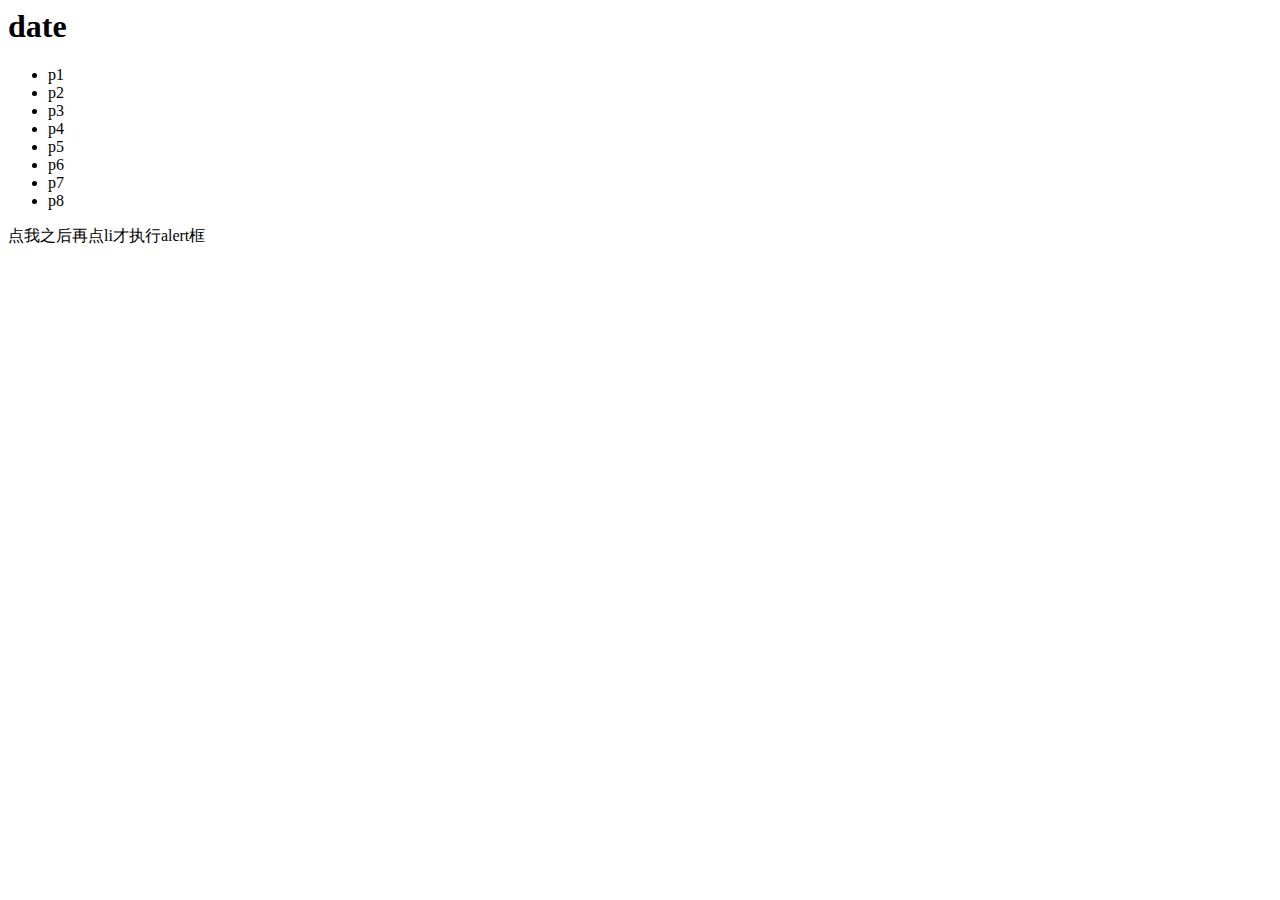
<file: 2019212212253 郎怡嘉 实验三/index.html>
<html>

<head>
    <!-- <link href="css/index.css" rel="stylesheet"> -->
</head>

<body>
    <div class="m-box">
        <h1>date</h1>
        <ul id="list">
            <li class="m-item" id="p1" onclick="changeColor()">p1</li>
            <li class="m-item" id="p2" onclick="changeDate()">p2</li>
            <li class="m-item" id="p3" onclick="addClass()">p3</li>
            <li class="m-item" id="p4" onclick="deleteItem()">p4</li>
            <li class="m-item" id="p5" onclick="newWindow()">p5</li>
            <li class="m-item" id="p6" onclick="newPoint()">p6</li>
            <li class="m-item" id="p7" onclick="changeWidth()">p7</li>
            <li class="m-item" id="p8">p8</li>
        </ul>
        <p id="alert" onclick="onAlert()">点我之后再点li才执行alert框</p>
    </div>

    <script src="js/index.js"></script>
</body>

</html>
</file>
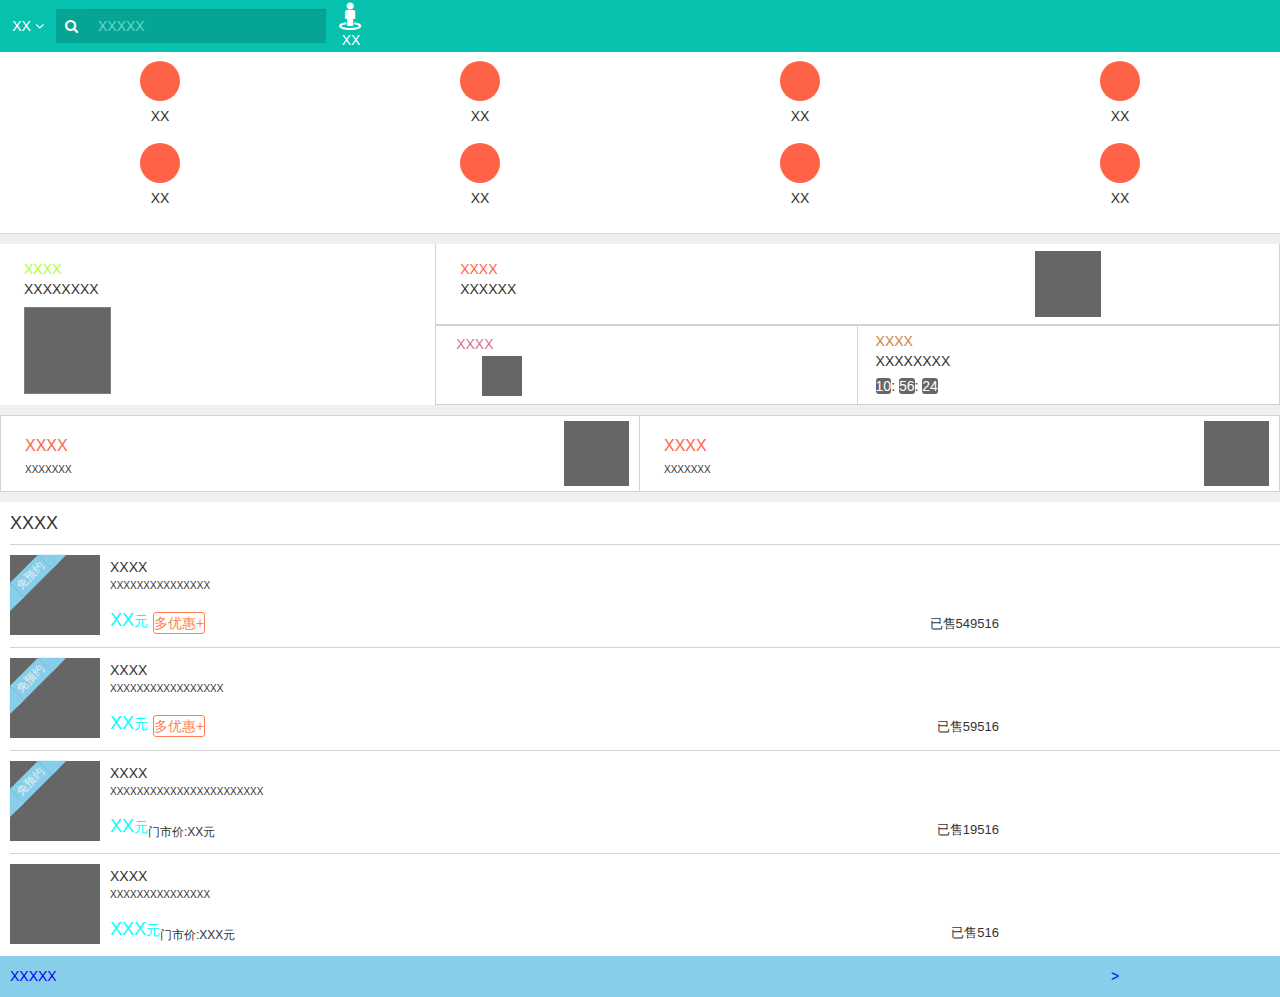
<file: 2019212212253 郎怡嘉 实验九/index.html>
<!DOCTYPE html>
<html lang="en">

<head>
    <meta charset="UTF-8">
    <meta http-equiv="X-UA-Compatible" content="IE=edge">
    <meta name="viewport" content="width=device-width, initial-scale=1.0 user-scalable=no">
    <script src="https://cdn.staticfile.org/jquery/1.10.2/jquery.min.js"></script>
    <link href="https://maxcdn.bootstrapcdn.com/bootstrap/3.3.7/css/bootstrap.min.css" rel="stylesheet">
    <script src="https://stackpath.bootstrapcdn.com/bootstrap/3.4.1/js/bootstrap.min.js" integrity="sha384-aJ21OjlMXNL5UyIl/XNwTMqvzeRMZH2w8c5cRVpzpU8Y5bApTppSuUkhZXN0VxHd" crossorigin="anonymous"></script>
    <link href="https://cdn.bootcdn.net/ajax/libs/normalize/8.0.1/normalize.css" rel="stylesheet">
    <link href="https://cdn.bootcdn.net/ajax/libs/normalize/8.0.1/normalize.min.css" rel="stylesheet">
    <link rel="stylesheet" href="css/font-awesome.min.css">
    <link rel="stylesheet" href="css/font-awesome.css">
    <link rel="stylesheet" href="css/index.css">
    <title>bootstrap</title>
</head>

<body>
    <div class="g-main">
        <!-- <img src="images/e09-1.png" alt=""> -->
        <div class="m-header">
            <div class="u-left">XX <i class="fa fa-angle-down"></i></div>
            <div class="u-input"><i class="fa fa-search"></i><input type="email" class="form-control" placeholder="XXXXX"></div>
            <div class="u-right">
                <i class="fa fa-street-view fa-2x"></i>
                <div>XX</div>
            </div>
        </div>
        <div class="m-nav">
            <li>
                <div class="u-cicle"></div>
                <div>XX</div>
            </li>
            <li>
                <div class="u-cicle"></div>
                <div>XX</div>
            </li>
            <li>
                <div class="u-cicle"></div>
                <div>XX</div>
            </li>
            <li>
                <div class="u-cicle"></div>
                <div>XX</div>
            </li>
            <li>
                <div class="u-cicle"></div>
                <div>XX</div>
            </li>
            <li>
                <div class="u-cicle"></div>
                <div>XX</div>
            </li>
            <li>
                <div class="u-cicle"></div>
                <div>XX</div>
            </li>
            <li>
                <div class="u-cicle"></div>
                <div>XX</div>
            </li>
        </div>
        <div class="m-item">
            <div class="m-left">
                <div class="u-line1">XXXX</div>
                <div class="u-line2">XXXXXXXX</div>
                <div class="u-div"></div>
            </div>
            <div class="m-right">
                <div class="m-line1">
                    <div class="m-left">
                        <div class="u-line1">XXXX</div>
                        <div class="u-line2">XXXXXX</div>
                    </div>
                    <div class="m-rightt">
                        <div class="u-div"></div>
                    </div>
                </div>
                <div class="m-line2">
                    <div class="m-left">
                        <p>XXXX</p>
                        <div></div>
                    </div>
                    <div class="m-right">
                        <div class="u-line1">XXXX</div>
                        <span>XXXXXXXX</span>
                        <div class="m-time">
                            <span>10</span>:
                            <span>56</span>:
                            <span>24</span>
                        </div>
                    </div>
                </div>
            </div>
        </div>
        <div class="m-mid">
            <div>
                <span>XXXX</span>
                <i>XXXXXXX</i>
                <em></em>
            </div>
            <div>
                <span>XXXX</span>
                <i>XXXXXXX</i>
                <em></em>
            </div>
        </div>
        <div class="m-main">
            <div class="u-nav">XXXX</div>
            <div class="m-it">
                <div class="m-left">
                    <div class="m-info">
                        <div class="u-box1"></div>
                        <div class="u-info">免预约</div>
                        <div class="u-box2"></div>
                    </div>
                </div>
                <div class="m-right">
                    <span>XXXX</span>
                    <i>XXXXXXXXXXXXXXX</i>
                    <div class="m-line3">
                        <div class="u-it1">
                            <span>XX</span>元
                        </div>
                        <div class="u-it2">
                            多优惠+
                        </div>
                        <div class="u-it3">已售549516</div>
                    </div>
                </div>
            </div>
            <div class="m-it">
                <div class="m-left">
                    <div class="m-info">
                        <div class="u-box1"></div>
                        <div class="u-info">免预约</div>
                        <div class="u-box2"></div>
                    </div>
                </div>
                <div class="m-right">
                    <span>XXXX</span>
                    <i>XXXXXXXXXXXXXXXXX</i>
                    <div class="m-line3">
                        <div class="u-it1">
                            <span>XX</span>元
                        </div>
                        <div class="u-it2">
                            多优惠+
                        </div>
                        <div class="u-it3">已售59516</div>
                    </div>
                </div>
            </div>
            <div class="m-it">
                <div class="m-left">
                    <div class="m-info">
                        <div class="u-box1"></div>
                        <div class="u-info">免预约</div>
                        <div class="u-box2"></div>
                    </div>
                </div>
                <div class="m-right">
                    <span>XXXX</span>
                    <i>XXXXXXXXXXXXXXXXXXXXXXX</i>
                    <div class="m-line3">
                        <div class="u-it1">
                            <span>XX</span>元
                        </div>
                        <i>门市价:XX元</i>
                        <div class="u-it3">已售19516</div>
                    </div>
                </div>
            </div>
            <div class="m-it">
                <div class="m-left"></div>
                <div class="m-right">
                    <span>XXXX</span>
                    <i>XXXXXXXXXXXXXXX</i>
                    <div class="m-line3">
                        <div class="u-it1">
                            <span>XXX</span>元
                        </div>
                        <i>门市价:XXX元</i>
                        <div class="u-it3">已售516</div>
                    </div>
                </div>
            </div>

        </div>
        <div class="m-foot">XXXXX</div>
    </div>
</body>

</html>
</file>
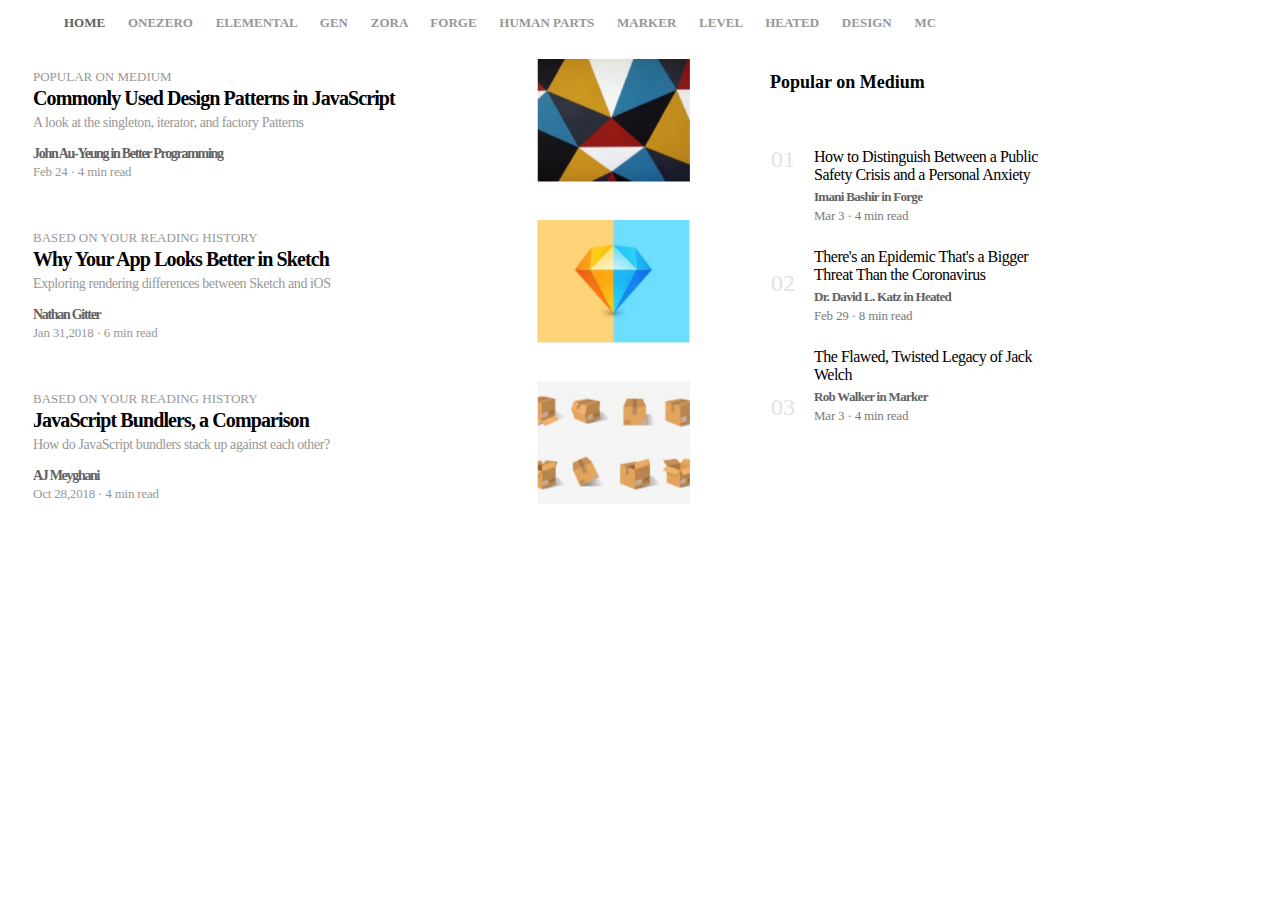
<file: 2019212212253 郎怡嘉 实验二/index.html>
<!DOCTYPE html>

<head>
    <title>work2</title>
    <link href="css/style.css" rel="stylesheet">
</head>

<body>
    <div id="background"></div>
    <header>
        <span class="item">HOME</span>
        <span class="item">ONEZERO</span>
        <span class="item">ELEMENTAL</span>
        <span class="item">GEN</span>
        <span class="item">ZORA</span>
        <span class="item">FORGE</span>
        <span class="item">HUMAN PARTS</span>
        <span class="item">MARKER</span>
        <span class="item">LEVEL</span>
        <span class="item">HEATED</span>
        <span class="item">DESIGN</span>
        <span class="item">MC</span>
    </header>
    <list id="left">
        <li>
            <p class="first">POPULAR ON MEDIUM</p>
            <p class="second">Commonly Used Design Patterns in JavaScript</p>
            <p class="third">A look at the singleton, iterator, and factory Patterns</p>
            <p class="forth">John Au-Yeung in Better Programming</p>
            <p class="fifth">Feb 24 · 4 min read</p>
            <img src="images/pic1.png">
        </li>
        <li class="move">
            <p class="first">BASED ON YOUR READING HISTORY</p>
            <p class="second">Why Your App Looks Better in Sketch</p>
            <p class="third">Exploring rendering differences between Sketch and iOS</p>
            <p class="forth">Nathan Gitter</p>
            <p class="fifth">Jan 31,2018 · 6 min read</p>
            <img src="images/pic2.png">
        </li>
        <li class="move">
            <p class="first">BASED ON YOUR READING HISTORY</p>
            <p class="second">JavaScript Bundlers, a Comparison</p>
            <p class="third">How do JavaScript bundlers stack up against each other?</p>
            <p class="forth">AJ Meyghani</p>
            <p class="fifth">Oct 28,2018 · 4 min read</p>
            <img src="images/pic3.png">
        </li>
    </list>
    <div id="right">
        <p id="head">Popular on Medium</p>
        <list id="right_list">
            <li>
                <p class="r_first">How to Distinguish Between a Public Safety Crisis and a Personal Anxiety</p>
                <p class="r_second">Imani Bashir in Forge</p>
                <p class="r_third">Mar 3 · 4 min read</p>
            </li>
            <li class="r_move">
                <p class="r_first">There's an Epidemic That's a Bigger Threat Than the Coronavirus</p>
                <p class="r_second">Dr. David L. Katz in Heated</p>
                <p class="r_third">Feb 29 · 8 min read</p>
            </li>
            <li class="r_move">
                <p class="r_first">The Flawed, Twisted Legacy of Jack Welch</p>
                <p class="r_second">Rob Walker in Marker</p>
                <p class="r_third">Mar 3 · 4 min read</p>
            </li>
        </list>
        <list id="number">
            <li>01</li>
            <li>02</li>
            <li>03</li>
        </list>
    </div>
</body>

</html>
</file>
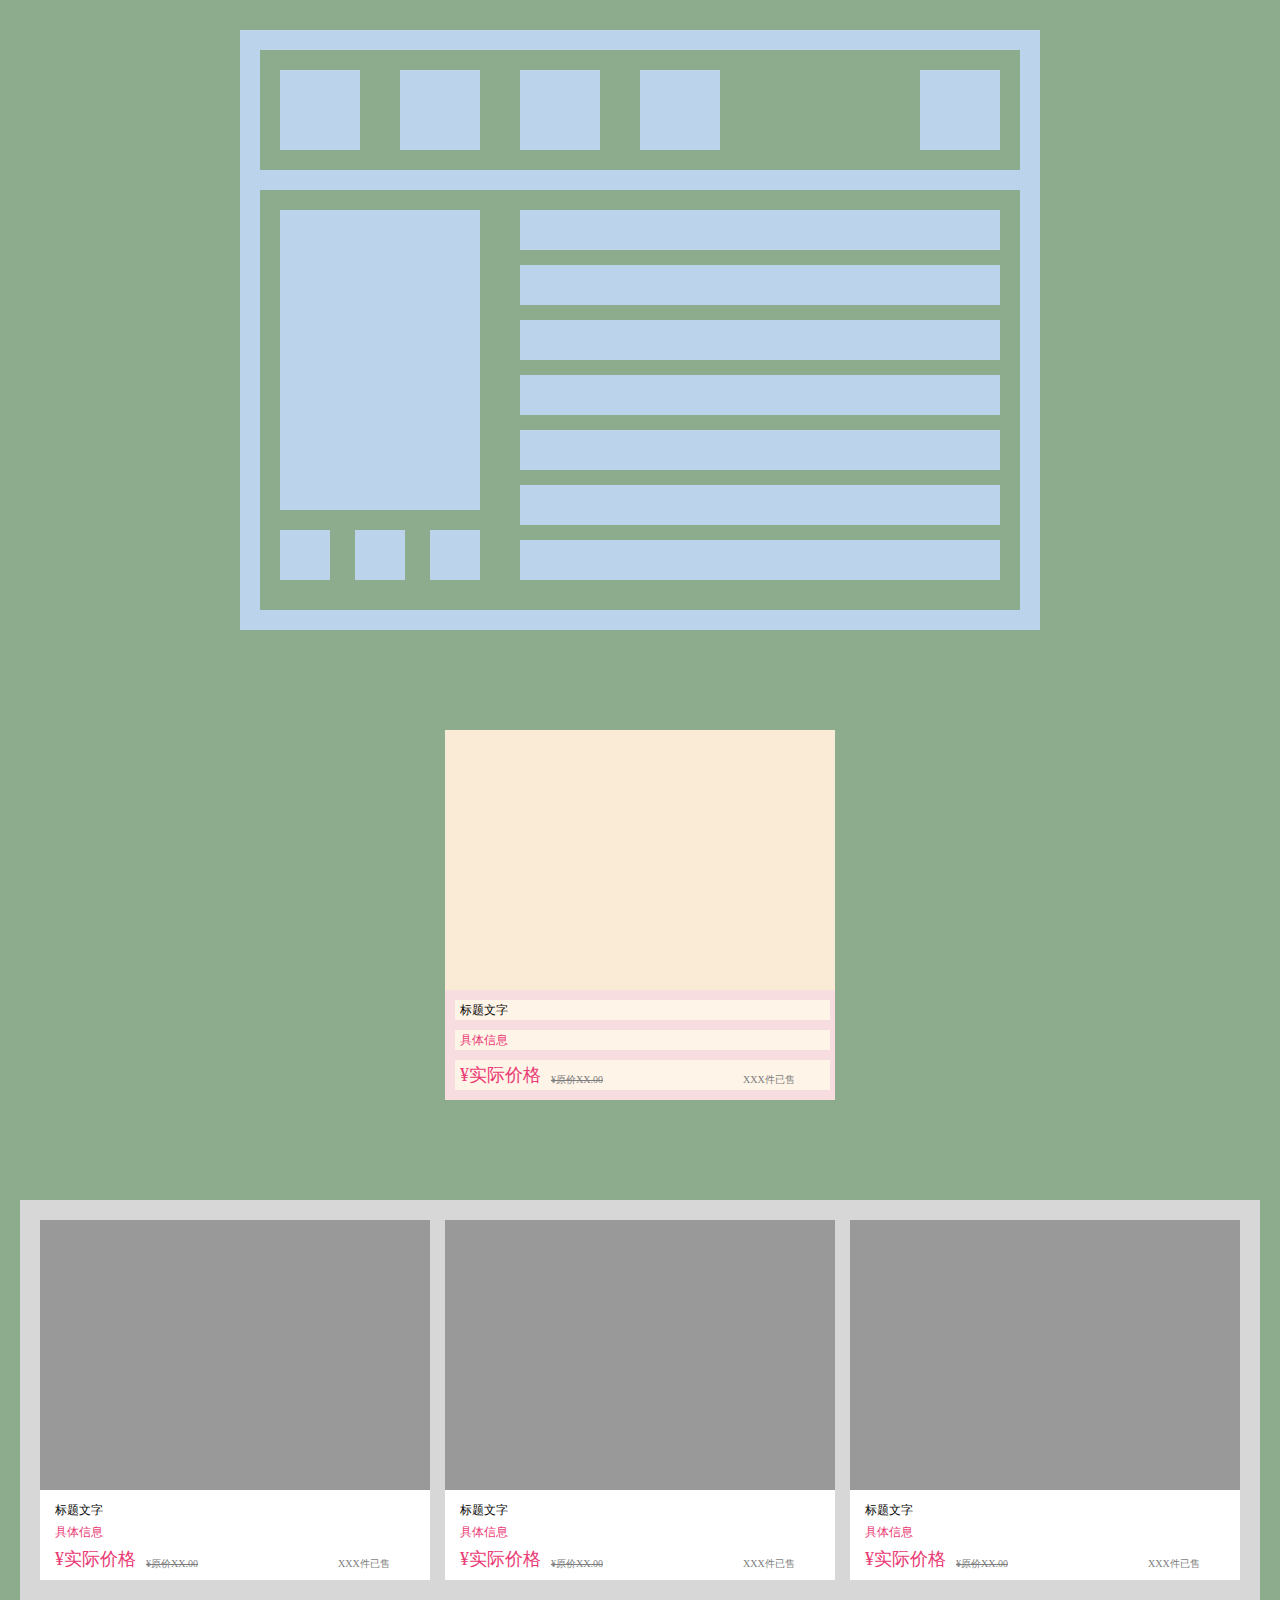
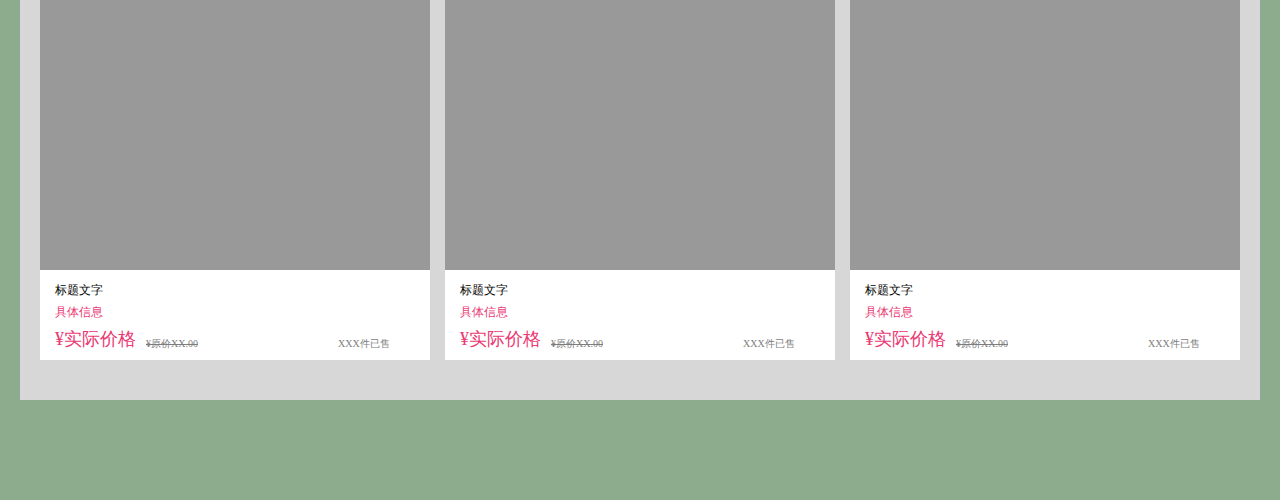
<file: 2019212212253 郎怡嘉 实验六/index.html>
<!DOCTYPE html>

<head>
    <title>Document</title>
    <link href="css/style.css" rel=stylesheet>
</head>

<body>
    <div class="g-index">
        <div class="m-hd">
            <li></li>
            <li></li>
            <li></li>
            <li></li>
            <i></i>
            <li></li>
        </div>
        <div class="m-bd">
            <div class="m-lf">
                <div id="box"></div>
                <div class="m-lf_ft">
                    <li></li>
                    <li></li>
                    <li></li>
                </div>
            </div>
            <div class="m-rt">
                <li></li>
                <li></li>
                <li></li>
                <li></li>
                <li></li>
                <li></li>
                <li></li>
            </div>
        </div>
    </div>
    <div class="t-index">
        <div class="t-main">
            <div class="img"></div>
            <div class="t-bd">
                <li>标题文字</li>
                <li>具体信息</li>
                <li>¥实际价格<span id="t-bd_lf">¥原价XX.00</span><span id="t-bd_rt">XXX件已售</span></li>
            </div>
        </div>
    </div>
    <div class="b-index">
        <div class="t-main">
            <div class="img"></div>
            <div class="t-bd">
                <li>标题文字</li>
                <li>具体信息</li>
                <li>¥实际价格<span id="t-bd_lf">¥原价XX.00</span><span id="t-bd_rt">XXX件已售</span></li>
            </div>
        </div>

        <div class="t-main">
            <div class="img"></div>
            <div class="t-bd">
                <li>标题文字</li>
                <li>具体信息</li>
                <li>¥实际价格<span id="t-bd_lf">¥原价XX.00</span><span id="t-bd_rt">XXX件已售</span></li>
            </div>
        </div>

        <div class="t-main">
            <div class="img"></div>
            <div class="t-bd">
                <li>标题文字</li>
                <li>具体信息</li>
                <li>¥实际价格<span id="t-bd_lf">¥原价XX.00</span><span id="t-bd_rt">XXX件已售</span></li>
            </div>
        </div>

        <div class="t-main">
            <div class="img"></div>
            <div class="t-bd">
                <li>标题文字</li>
                <li>具体信息</li>
                <li>¥实际价格<span id="t-bd_lf">¥原价XX.00</span><span id="t-bd_rt">XXX件已售</span></li>
            </div>
        </div>

        <div class="t-main">
            <div class="img"></div>
            <div class="t-bd">
                <li>标题文字</li>
                <li>具体信息</li>
                <li>¥实际价格<span id="t-bd_lf">¥原价XX.00</span><span id="t-bd_rt">XXX件已售</span></li>
            </div>
        </div>

        <div class="t-main">
            <div class="img"></div>
            <div class="t-bd">
                <li>标题文字</li>
                <li>具体信息</li>
                <li>¥实际价格<span id="t-bd_lf">¥原价XX.00</span><span id="t-bd_rt">XXX件已售</span></li>
            </div>
        </div>
    </div>
</body>

</html>
</file>
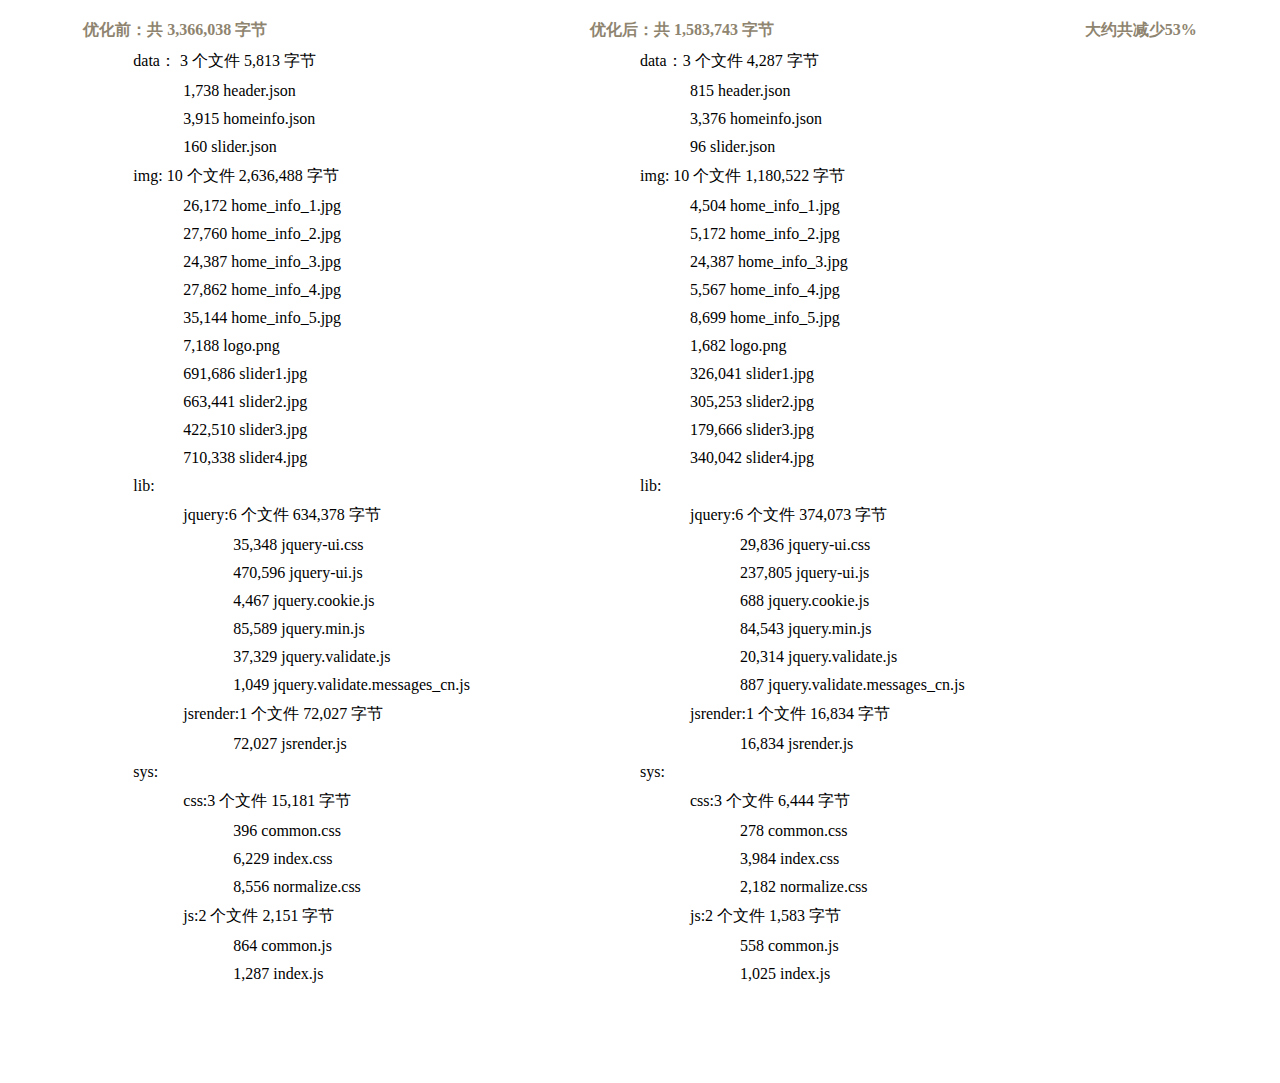
<file: 2019212212253 郎怡嘉 实验十二/index.html>
<!DOCTYPE html>
<html lang="en">

<head>
    <meta charset="UTF-8">
    <meta http-equiv="X-UA-Compatible" content="IE=edge">
    <meta name="viewport" content="width=device-width, initial-scale=1.0">
    <link href="css/index.css" rel=stylesheet>
    <title>Document</title>
</head>

<body>
    <div class="g-index">
        <div class="g-left">
            <div class="title">优化前：共 3,366,038 字节</div>
            <ul>
                <li>
                    data： 3 个文件 5,813 字节
                    <ul>
                        <li>1,738 header.json</li>
                        <li>3,915 homeinfo.json</li>
                        <li>160 slider.json</li>
                    </ul>
                </li>
                <li>
                    img: 10 个文件 2,636,488 字节
                    <ul>
                        <li>26,172 home_info_1.jpg</li>
                        <li>27,760 home_info_2.jpg</li>
                        <li>24,387 home_info_3.jpg</li>
                        <li>27,862 home_info_4.jpg</li>
                        <li>35,144 home_info_5.jpg</li>
                        <li>7,188 logo.png</li>
                        <li>691,686 slider1.jpg</li>
                        <li>663,441 slider2.jpg</li>
                        <li>422,510 slider3.jpg</li>
                        <li>710,338 slider4.jpg</li>
                    </ul>
                </li>
                <li>
                    lib:
                    <ul>
                        <li>jquery:6 个文件 634,378 字节
                            <ul>
                                <li>35,348 jquery-ui.css</li>
                                <li>470,596 jquery-ui.js</li>
                                <li>4,467 jquery.cookie.js</li>
                                <li>85,589 jquery.min.js</li>
                                <li>37,329 jquery.validate.js</li>
                                <li>1,049 jquery.validate.messages_cn.js</li>
                            </ul>

                        </li>
                        <li>jsrender:1 个文件 72,027 字节
                            <ul>
                                <li>
                                    72,027 jsrender.js
                                </li>
                            </ul>
                        </li>
                    </ul>

                </li>
                <li>
                    sys:
                    <ul>
                        <li>css:3 个文件 15,181 字节
                            <ul>
                                <li>396 common.css</li>
                                <li>6,229 index.css</li>
                                <li>8,556 normalize.css</li>
                            </ul>
                        </li>
                        <li>js:2 个文件 2,151 字节
                            <ul>
                                <li>864 common.js</li>
                                <li>1,287 index.js</li>
                            </ul>
                        </li>
                    </ul>
                </li>
            </ul>
        </div>
        <div class="g-right">
            <div class="title">优化后：共 1,583,743 字节</div>
            <ul>
                <li>
                    data：3 个文件 4,287 字节
                    <ul>
                        <li>815 header.json</li>
                        <li>3,376 homeinfo.json</li>
                        <li>96 slider.json</li>
                    </ul>
                </li>
                <li>
                    img: 10 个文件 1,180,522 字节
                    <ul>
                        <li>4,504 home_info_1.jpg</li>
                        <li>5,172 home_info_2.jpg</li>
                        <li>24,387 home_info_3.jpg</li>
                        <li>5,567 home_info_4.jpg</li>
                        <li>8,699 home_info_5.jpg</li>
                        <li>1,682 logo.png</li>
                        <li>326,041 slider1.jpg</li>
                        <li>305,253 slider2.jpg</li>
                        <li>179,666 slider3.jpg</li>
                        <li>340,042 slider4.jpg</li>
                    </ul>
                </li>
                <li>
                    lib:
                    <ul>
                        <li>jquery:6 个文件 374,073 字节
                            <ul>
                                <li>29,836 jquery-ui.css</li>
                                <li>237,805 jquery-ui.js</li>
                                <li>688 jquery.cookie.js</li>
                                <li>84,543 jquery.min.js</li>
                                <li>20,314 jquery.validate.js</li>
                                <li>887 jquery.validate.messages_cn.js</li>
                            </ul>

                        </li>
                        <li>jsrender:1 个文件 16,834 字节
                            <ul>
                                <li>
                                    16,834 jsrender.js
                                </li>
                            </ul>
                        </li>
                    </ul>

                </li>
                <li>
                    sys:
                    <ul>
                        <li>css:3 个文件 6,444 字节
                            <ul>
                                <li>278 common.css</li>
                                <li>3,984 index.css</li>
                                <li>2,182 normalize.css</li>
                            </ul>
                        </li>
                        <li>js:2 个文件 1,583 字节
                            <ul>
                                <li>558 common.js</li>
                                <li>1,025 index.js</li>
                            </ul>
                        </li>
                    </ul>
                </li>
            </ul>
        </div>
        <div class="title">
            大约共减少53%
        </div>
    </div>

</body>

</html>
</file>
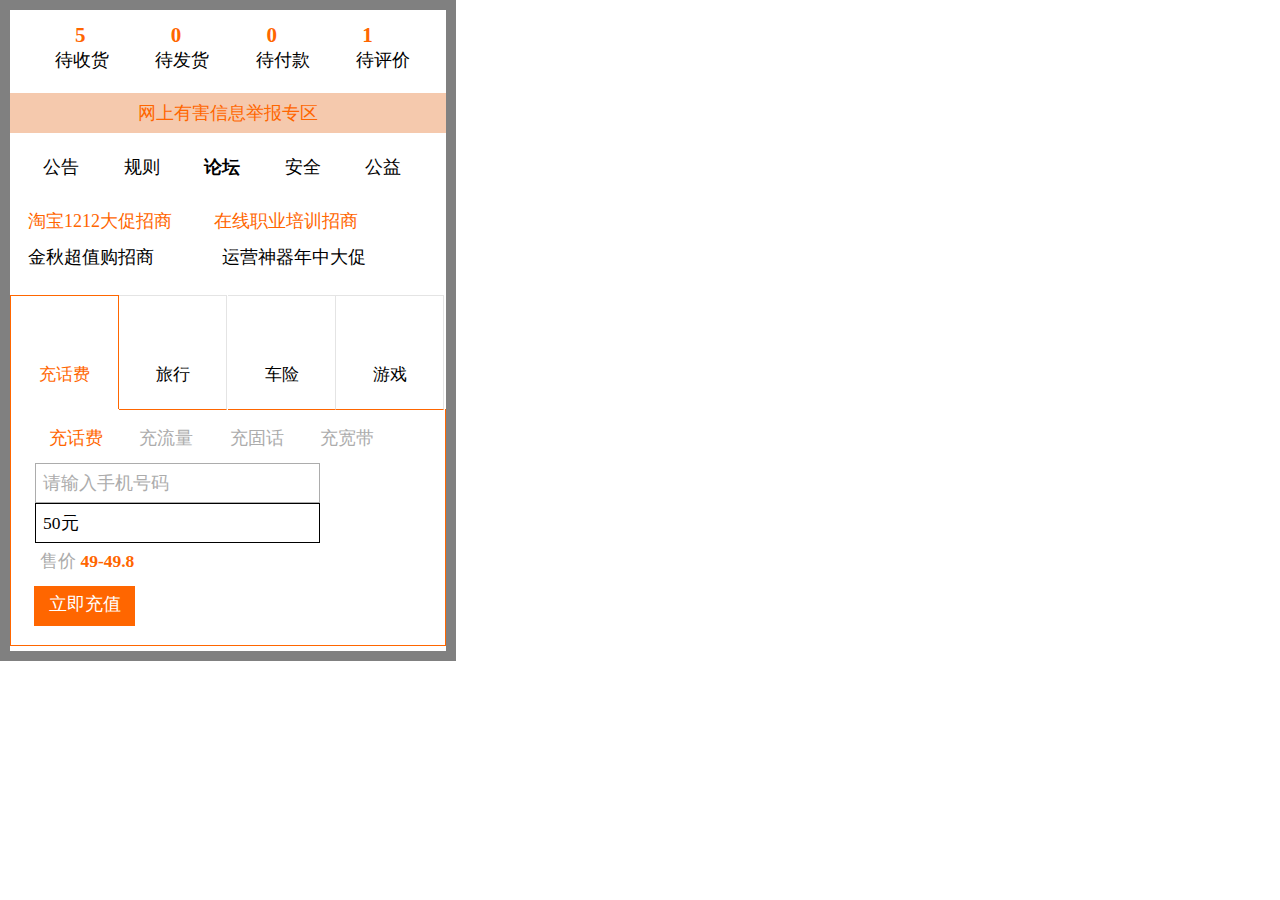
<file: 2019212212253 郎怡嘉 实验四/index.html>
<!DOCTYPE html>

<head>
    <title>Document</title>
    <link href="css/style.css" rel=stylesheet>
</head>

<body>
    <div id="back"></div>
    <div id="total">
        <div id="number">
            <span class="number-item">5</span>
            <span class="number-item">0</span>
            <span class="number-item">0</span>
            <span class="number-item">1</span>
        </div>
        <div id="head">
            <span class="head-item">待收货</span>
            <span class="head-item">待发货</span>
            <span class="head-item">待付款</span>
            <span class="head-item">待评价</span>
        </div>
        <div id="inside">网上有害信息举报专区</div>
        <div id="title">
            <span class="i-item">公告</span>
            <span class="i-item">规则</span>
            <span class="i-item">论坛</span>
            <span class="i-item">安全</span>
            <span class="i-item">公益</span>
        </div>
        <div id="orange">
            <span class="o-item">淘宝1212大促招商</span>
            <span class="o-item">在线职业培训招商</span>
        </div>
        <div id="content">
            <span class="c-item">金秋超值购招商</span>
            <span class="c-item">运营神器年中大促</span>
        </div>
        <!-- <div id="pic">
            <span class="p-item">充话费</span>
            <span class="p-item">旅行</span>
            <span class="p-item">车险</span>
            <span class="p-item">游戏</span>
        </div> -->
        <div class="border" id="b1">充话费</div>
        <div class="border" id="b2">旅行</div>
        <div class="border" id="b3">车险</div>
        <div class="border" id="b4">游戏</div>
        <div id="price">
            <div id="price_name">
                <span class="p-item">充话费</span>
                <span class="p-item">充流量</span>
                <span class="p-item">充固话</span>
                <span class="p-item">充宽带</span>
            </div>
            <ul id="price_table">
                <li>请输入手机号码</li>
                <li>50元</li>
            </ul>
            <div id="price_number">售价 <span class="color">49-49.8</span></div>
            <div id="button">立即充值</div>
        </div>
    </div>

</body>

</html>
</file>
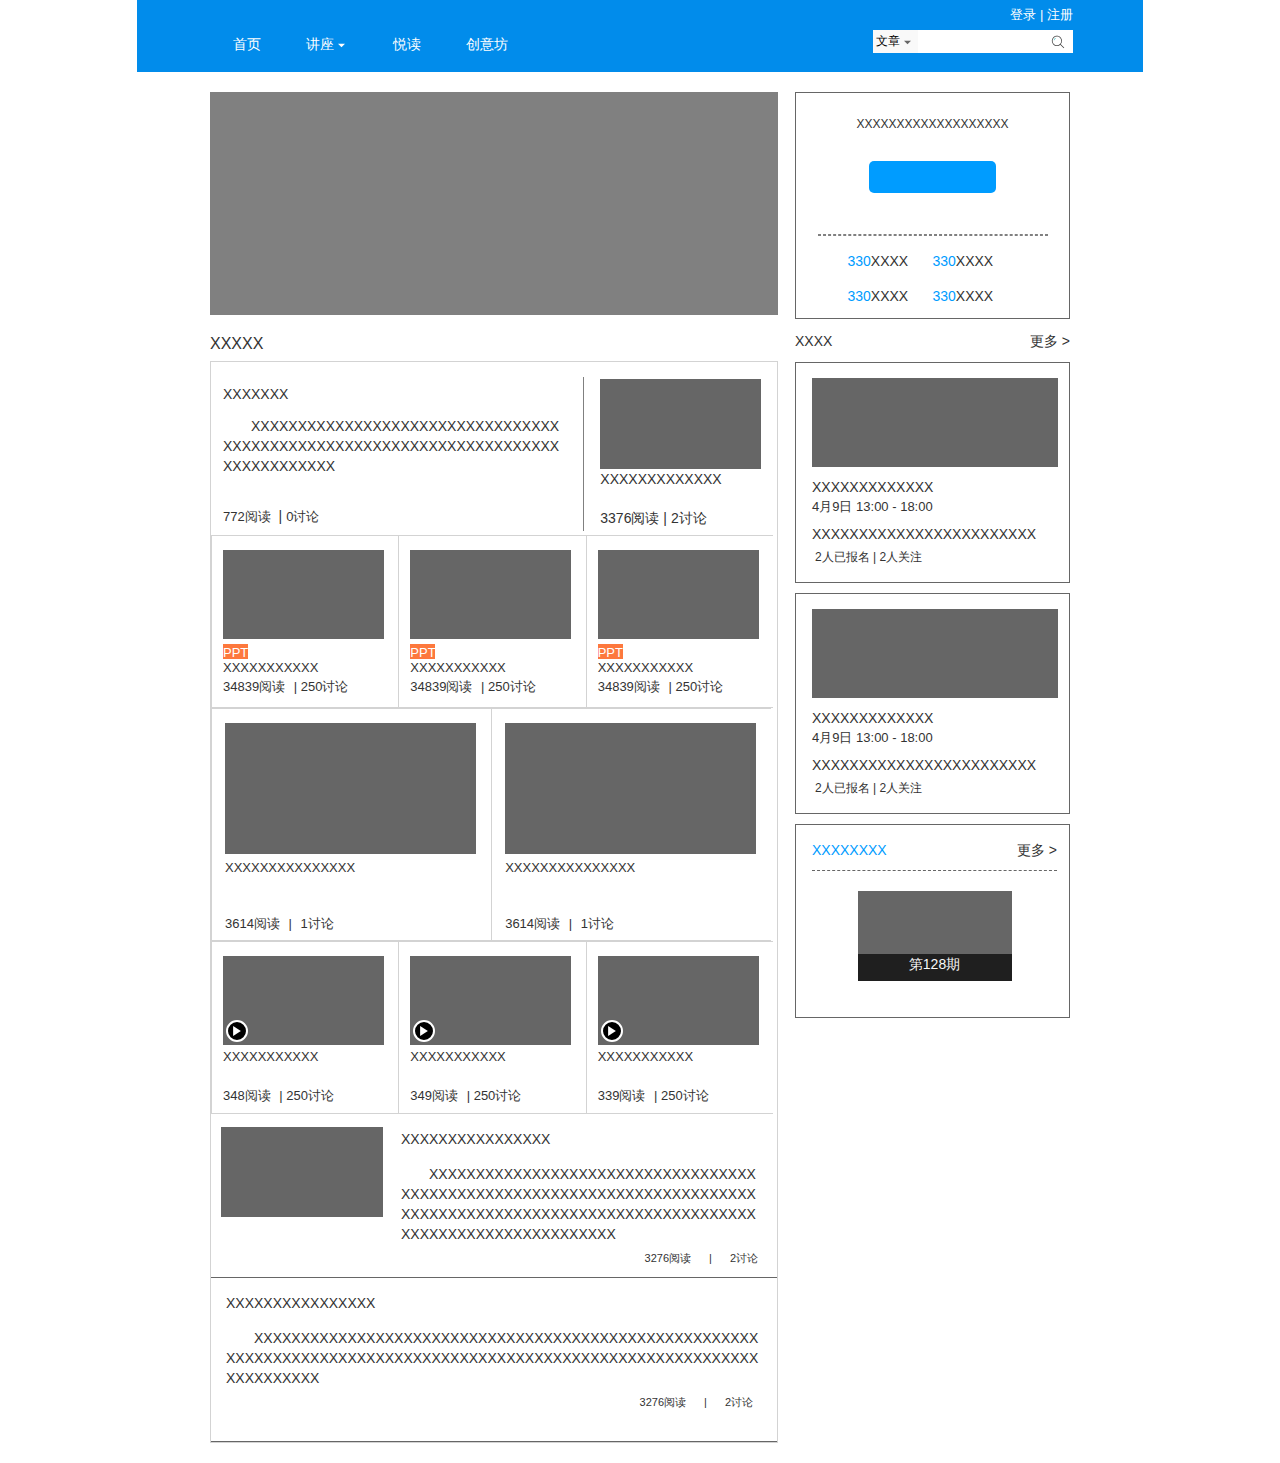
<file: 2019212212253 郎怡嘉 实验九/pc.html>
<!DOCTYPE html>
<html lang="en">

<head>
    <meta charset="UTF-8">
    <meta http-equiv="X-UA-Compatible" content="IE=edge">
    <meta name="viewport" content="width=device-width, initial-scale=1.0 user-scalable=no">
    <script src="https://cdn.staticfile.org/jquery/1.10.2/jquery.min.js"></script>
    <link href="https://maxcdn.bootstrapcdn.com/bootstrap/3.3.7/css/bootstrap.min.css" rel="stylesheet">
    <script src="https://stackpath.bootstrapcdn.com/bootstrap/3.4.1/js/bootstrap.min.js" integrity="sha384-aJ21OjlMXNL5UyIl/XNwTMqvzeRMZH2w8c5cRVpzpU8Y5bApTppSuUkhZXN0VxHd" crossorigin="anonymous"></script>
    <link href="https://cdn.bootcdn.net/ajax/libs/normalize/8.0.1/normalize.css" rel="stylesheet">
    <link href="https://cdn.bootcdn.net/ajax/libs/normalize/8.0.1/normalize.min.css" rel="stylesheet">
    <link rel="stylesheet" href="css/font-awesome.min.css">
    <link rel="stylesheet" href="css/font-awesome.css">
    <link rel="stylesheet" href="css/pc.css">
    <title>pc</title>
</head>

<body>
    <div class="g-main">
        <!-- <img src="images/e09-2.png" alt=""> -->
        <div class="m-nav">
            <div class="m-log">登录 | 注册</div>
            <div class="m-navs">
                <li>
                    <div class="u-item">首页</div>
                </li>
                <li>
                    <div class="u-item">讲座<svg t="1620223540372" class="icon" viewBox="0 0 1024 1024" version="1.1" xmlns="http://www.w3.org/2000/svg" p-id="2042" width="15" height="15"><path d="M750.331 457.203l-238.576 238.087-238.087-238.576z" p-id="2043" fill="#ffffff"></path></svg></div>
                </li>
                <li>
                    <div class="u-item">悦读</div>
                </li>
                <li>
                    <div class="u-item">创意坊</div>
                </li>
                <div class="m-search">
                    <div class="u-info">文章<svg t="1620223540372" class="icon" viewBox="0 0 1024 1024" version="1.1" xmlns="http://www.w3.org/2000/svg" p-id="2042" width="15" height="15"><path d="M750.331 457.203l-238.576 238.087-238.087-238.576z" p-id="2043" fill="#666"></path></svg></div>
                    <div class="u-search"><svg t="1620224002571" class="icon" viewBox="0 0 1024 1024" version="1.1" xmlns="http://www.w3.org/2000/svg" p-id="2862" width="20" height="20"><path d="M455.68 235.52c59.392 0 114.688 22.528 155.648 64.512 41.984 41.984 64.512 97.28 64.512 155.648s-22.528 114.688-64.512 155.648S515.072 675.84 455.68 675.84s-114.688-22.528-155.648-64.512c-41.984-41.984-64.512-97.28-64.512-155.648s22.528-114.688 64.512-155.648S396.288 235.52 455.68 235.52m0-40.96c-66.56 0-134.144 25.6-184.32 76.8-102.4 102.4-102.4 267.264 0 368.64 51.2 51.2 117.76 76.8 184.32 76.8s134.144-25.6 184.32-76.8c102.4-102.4 102.4-267.264 0-368.64-51.2-51.2-117.76-76.8-184.32-76.8z" fill="#444444" p-id="2863"></path><path d="M311.296 428.032h-3.072c-8.192-2.048-12.288-9.216-11.264-17.408 6.144-25.6 19.456-50.176 37.888-68.608 12.288-12.288 27.648-22.528 44.032-29.696 7.168-3.072 15.36 0 19.456 7.168 3.072 7.168 0 15.36-7.168 19.456-13.312 6.144-24.576 13.312-34.816 23.552-15.36 15.36-25.6 33.792-30.72 55.296-2.048 5.12-8.192 10.24-14.336 10.24z" fill="#32B8BD" p-id="2864"></path><path d="M794.624 823.296L613.376 642.048c-8.192-8.192-8.192-20.48 0-28.672s20.48-8.192 28.672 0l181.248 181.248c8.192 8.192 8.192 20.48 0 28.672-8.192 8.192-20.48 8.192-28.672 0z" fill="#444444" p-id="2865"></path></svg></div>
                </div>
            </div>
        </div>
        <div class="m-main">
            <div class="m-left">
                <div class="u-l1"></div>
                <div class="u-text">XXXXX</div>
                <div class="m-ma">
                    <div class="m-l1">
                        <div class="m-le">
                            <h5>XXXXXXX</h5>
                            <p>XXXXXXXXXXXXXXXXXXXXXXXXXXXXXXXXXXXXXXXXXXXXXXXXXXXXXXXXXXXXXXXXXXXXXXXXXXXXXXXXX</p>
                            <div><span>772阅读</span> | <span>0讨论</span></div>
                        </div>
                        <div class="m-ri">
                            <div class="u-it"> </div>
                            <p>XXXXXXXXXXXXX</p>
                            <div><span>3376阅读</span> | <span>2讨论</span></div>
                        </div>
                    </div>
                    <div class="m-l2">
                        <div class="m-item">
                            <div class="u-it"></div>
                            <div class="u-ppt">
                                PPT
                            </div>
                            <div class="u-content">XXXXXXXXXXX</div>
                            <div><span>34839阅读</span> | <span>250讨论</span></div>
                        </div>
                        <div class="m-item">
                            <div class="u-it"></div>
                            <div class="u-ppt">
                                PPT
                            </div>
                            <div class="u-content">XXXXXXXXXXX</div>
                            <div><span>34839阅读</span> | <span>250讨论</span></div>
                        </div>
                        <div class="m-item">
                            <div class="u-it"></div>
                            <div class="u-ppt">
                                PPT
                            </div>
                            <div class="u-content">XXXXXXXXXXX</div>
                            <div><span>34839阅读</span> | <span>250讨论</span></div>
                        </div>
                    </div>
                    <div class="m-l3">
                        <div class="m-item">
                            <div class="u-it"></div>
                            <div class="u-content">XXXXXXXXXXXXXXX</div>
                            <div><span>3614阅读</span> <span>|</span> <span>1讨论</span></div>
                        </div>
                        <div class="m-item">
                            <div class="u-it"></div>
                            <div class="u-content">XXXXXXXXXXXXXXX</div>
                            <div><span>3614阅读</span> <span>|</span> <span>1讨论</span></div>
                        </div>
                    </div>
                    <div class="m-l2">
                        <div class="m-item">
                            <div class="u-itt">
                                <div class="u-bf"><svg t="1620298923333" class="icon" viewBox="0 0 1024 1024" version="1.1" xmlns="http://www.w3.org/2000/svg" p-id="2085" width="10" height="10"><path d="M113.777778 1024 113.777778 0 910.222222 512 113.777778 1024Z" p-id="2086" fill="#ffffff"></path></svg></div>
                            </div>

                            <div class="u-contentt">XXXXXXXXXXX</div>
                            <div><span>348阅读</span> | <span>250讨论</span></div>
                        </div>
                        <div class="m-item">
                            <div class="u-itt">
                                <div class="u-bf"><svg t="1620298923333" class="icon" viewBox="0 0 1024 1024" version="1.1" xmlns="http://www.w3.org/2000/svg" p-id="2085" width="10" height="10"><path d="M113.777778 1024 113.777778 0 910.222222 512 113.777778 1024Z" p-id="2086" fill="#ffffff"></path></svg></div>
                            </div>

                            <div class="u-contentt">XXXXXXXXXXX</div>
                            <div><span>349阅读</span> | <span>250讨论</span></div>
                        </div>
                        <div class="m-item">
                            <div class="u-itt">
                                <div class="u-bf"><svg t="1620298923333" class="icon" viewBox="0 0 1024 1024" version="1.1" xmlns="http://www.w3.org/2000/svg" p-id="2085" width="10" height="10"><path d="M113.777778 1024 113.777778 0 910.222222 512 113.777778 1024Z" p-id="2086" fill="#ffffff"></path></svg></div>
                            </div>

                            <div class="u-contentt">XXXXXXXXXXX</div>
                            <div><span>339阅读</span> | <span>250讨论</span></div>
                        </div>
                    </div>
                    <div class="m-l4">
                        <div class="m-left">
                            <div class="u-box"></div>
                        </div>
                        <div class="m-right">
                            <p>XXXXXXXXXXXXXXXX</p>
                            <div class="u-content">XXXXXXXXXXXXXXXXXXXXXXXXXXXXXXXXXXXXXXXXXXXXXXXXXXXXXXXXXXXXXXXXXXXXXXXXXXXXXXXXXXXXXXXXXXXXXXXXXXXXXXXXXXXXXXXXXXXXXXXXXXXXXXXXXXXXXX</div>
                            <div class="u-read">
                                <span>2讨论</span> <span>|</span> <span>3276阅读</span>
                            </div>
                        </div>
                    </div>
                    <div class="m-l4">
                        <div class="m-rightt">
                            <p>XXXXXXXXXXXXXXXX</p>
                            <div class="u-content">XXXXXXXXXXXXXXXXXXXXXXXXXXXXXXXXXXXXXXXXXXXXXXXXXXXXXXXXXXXXXXXXXXXXXXXXXXXXXXXXXXXXXXXXXXXXXXXXXXXXXXXXXXXXXXXXXXXXXXXXX</div>
                            <div class="u-read">
                                <span>2讨论</span> <span>|</span> <span>3276阅读</span>
                            </div>
                        </div>
                    </div>
                </div>
            </div>
            <div class="m-right">
                <div class="m-l1">
                    <div class="m-main">
                        <div class="u-title">XXXXXXXXXXXXXXXXXXX</div>
                        <div class="u-box"></div>
                        <div class="u-line"></div>
                        <div class="u-content">
                            <div class="u-item">
                                <div><span>330</span>XXXX</div>
                            </div>
                            <div class="u-item">
                                <div><span>330</span>XXXX</div>
                            </div>
                            <div class="u-item">
                                <div><span>330</span>XXXX</div>
                            </div>
                            <div class="u-item">
                                <div><span>330</span>XXXX</div>
                            </div>
                        </div>
                    </div>
                </div>
                <div class="t-title">
                    <div class="u-left">XXXX</div>
                    <div class="u-right">更多 > </div>
                </div>
                <div class="m-l2">
                    <div class="u-box"></div>
                    <div class="u-line1">XXXXXXXXXXXXX</div>
                    <div class="u-time">4月9日 13:00 - 18:00</div>
                    <div class="u-line2">XXXXXXXXXXXXXXXXXXXXXXXX</div>
                    <div class="u-line3">2人已报名 | 2人关注</div>
                </div>
                <div class="m-l2">
                    <div class="u-box"></div>
                    <div class="u-line1">XXXXXXXXXXXXX</div>
                    <div class="u-time">4月9日 13:00 - 18:00</div>
                    <div class="u-line2">XXXXXXXXXXXXXXXXXXXXXXXX</div>
                    <div class="u-line3">2人已报名 | 2人关注</div>
                </div>
                <div class="m-l3">
                    <div class="u-title">
                        <div class="u-left">XXXXXXXX</div>
                        <div class="u-right">更多 ></div>
                    </div>
                    <div class="u-box">
                        <div class="u-qi">第128期</div>
                    </div>
                </div>
            </div>
        </div>
    </div>
</body>

</html>
</file>
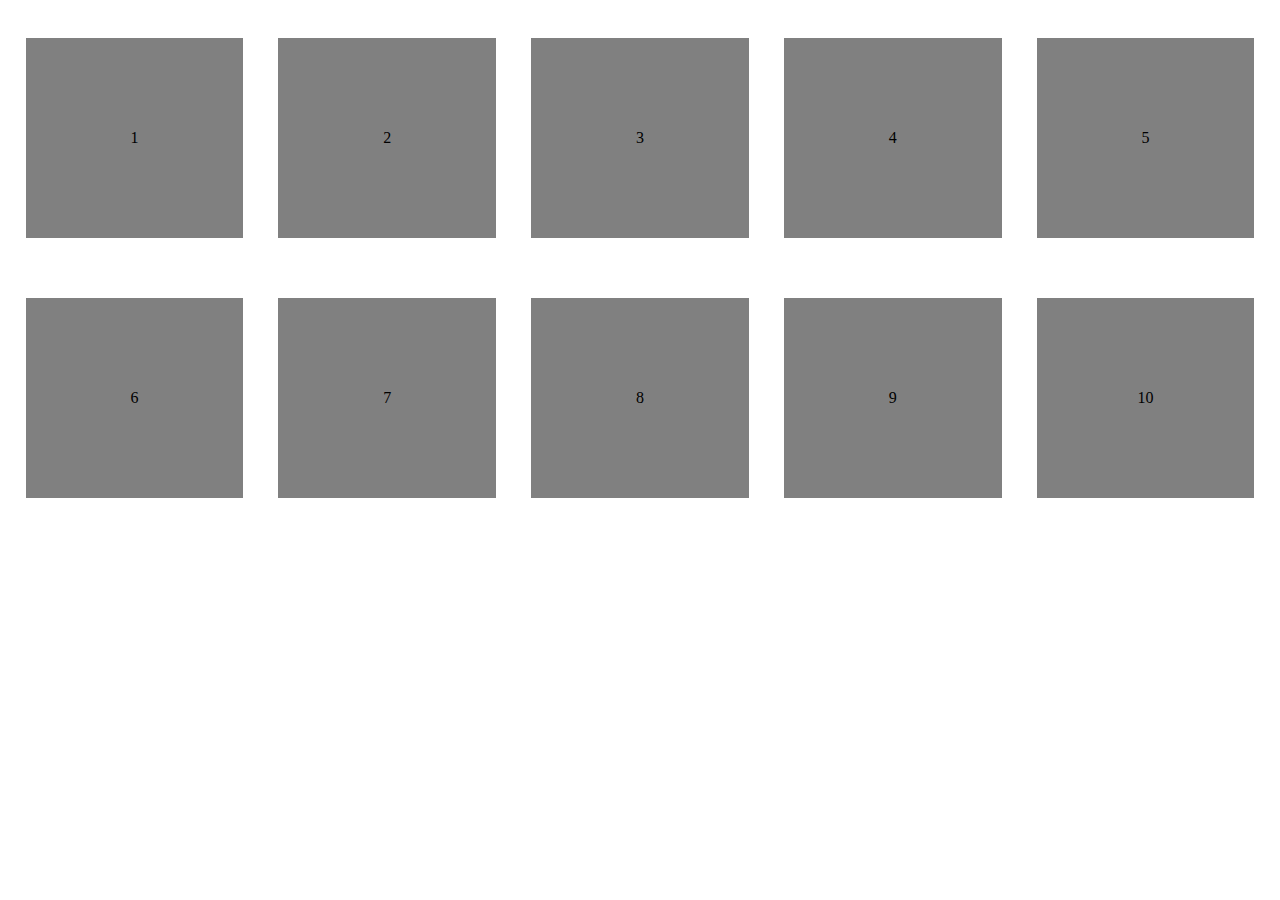
<file: 2019212212253 郎怡嘉 实验八/i1 jq.html>
<!DOCTYPE html>
<html lang="en">

<head>
    <meta charset="UTF-8">
    <meta http-equiv="X-UA-Compatible" content="IE=edge">
    <meta name="viewport" content="width=device-width, initial-scale=1.0">
    <title>jq1</title>
    <link rel="stylesheet" href="css/common.css">
    <link rel="stylesheet" href="css/i1.css">
    <script src="https://code.jquery.com/jquery-3.4.1.js" integrity="sha256-WpOohJOqMqqyKL9FccASB9O0KwACQJpFTUBLTYOVvVU=" crossorigin="anonymous"></script>
    <script src="https://code.jquery.com/jquery-3.4.1.slim.min.js" integrity="sha256-pasqAKBDmFT4eHoN2ndd6lN370kFiGUFyTiUHWhU7k8=" crossorigin="anonymous"></script>
</head>

<body>
    <div class="item" id="item">1</div>
    <div class="item" id="item">2</div>
    <div class="item" id="item">3</div>
    <div class="item" id="item">4</div>
    <div class="item" id="item">5</div>
    <div class="item" id="item">6</div>
    <div class="item" id="item">7</div>
    <div class="item" id="item">8</div>
    <div class="item" id="item">9</div>
    <div class="item" id="item">10</div>
    <div id="big" class="big">
        <div id="big_center" class="big-center"></div>
    </div>
    <script src="js/i1 jq.js"></script>
</body>

</html>
</file>
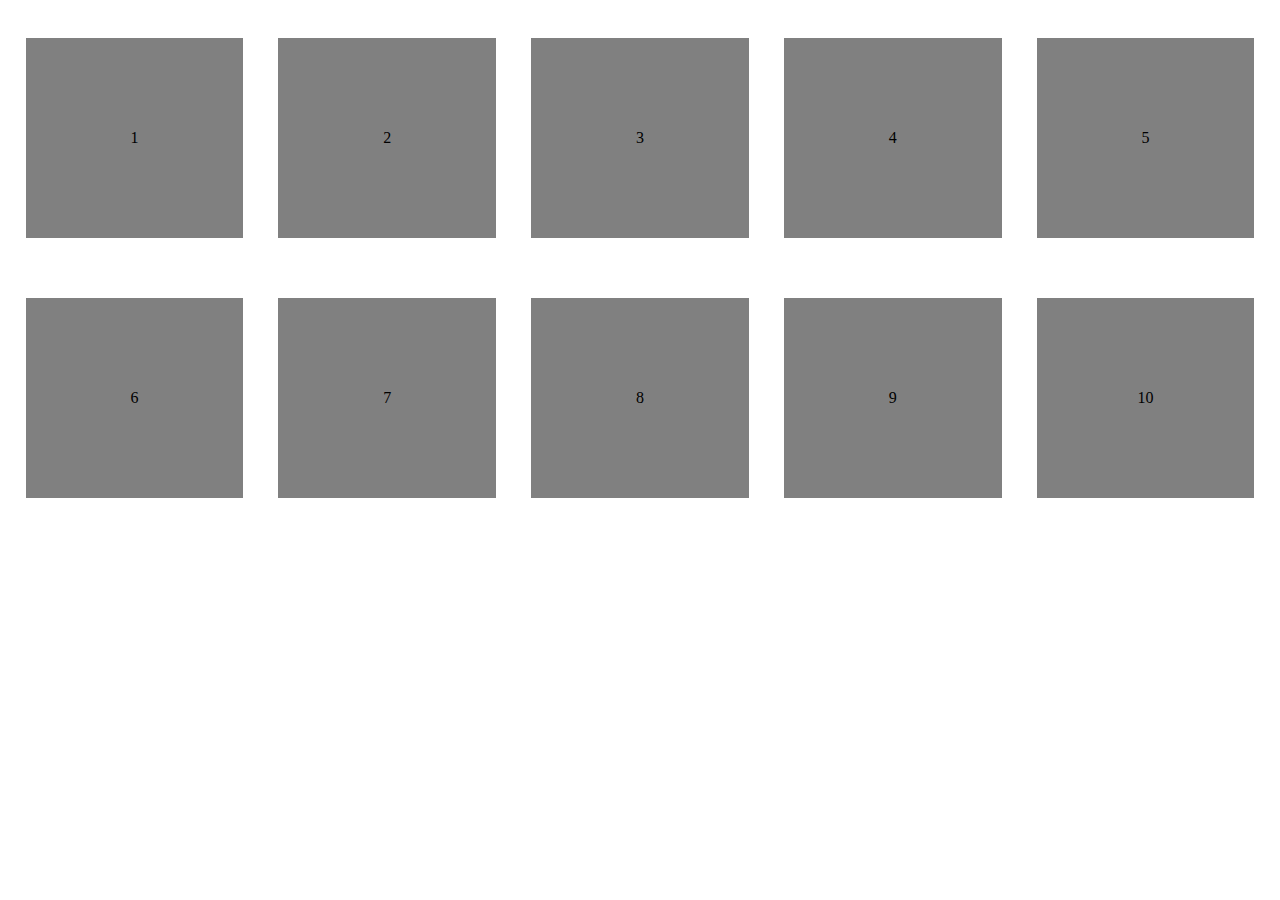
<file: 2019212212253 郎怡嘉 实验八/i1.html>
<!DOCTYPE html>
<html lang="en">

<head>
    <meta charset="UTF-8">
    <meta http-equiv="X-UA-Compatible" content="IE=edge">
    <meta name="viewport" content="width=device-width, initial-scale=1.0">
    <title>js1</title>
    <link rel="stylesheet" href="css/common.css">
    <link rel="stylesheet" href="css/i1.css">
</head>

<body>
    <div id="item">1</div>
    <div id="item">2</div>
    <div id="item">3</div>
    <div id="item">4</div>
    <div id="item">5</div>
    <div id="item">6</div>
    <div id="item">7</div>
    <div id="item">8</div>
    <div id="item">9</div>
    <div id="item">10</div>
    <div id="big" class="big">
        <div id="big_center" class="big-center"></div>
    </div>
    <script src="js/i1.js"></script>
</body>

</html>
</file>
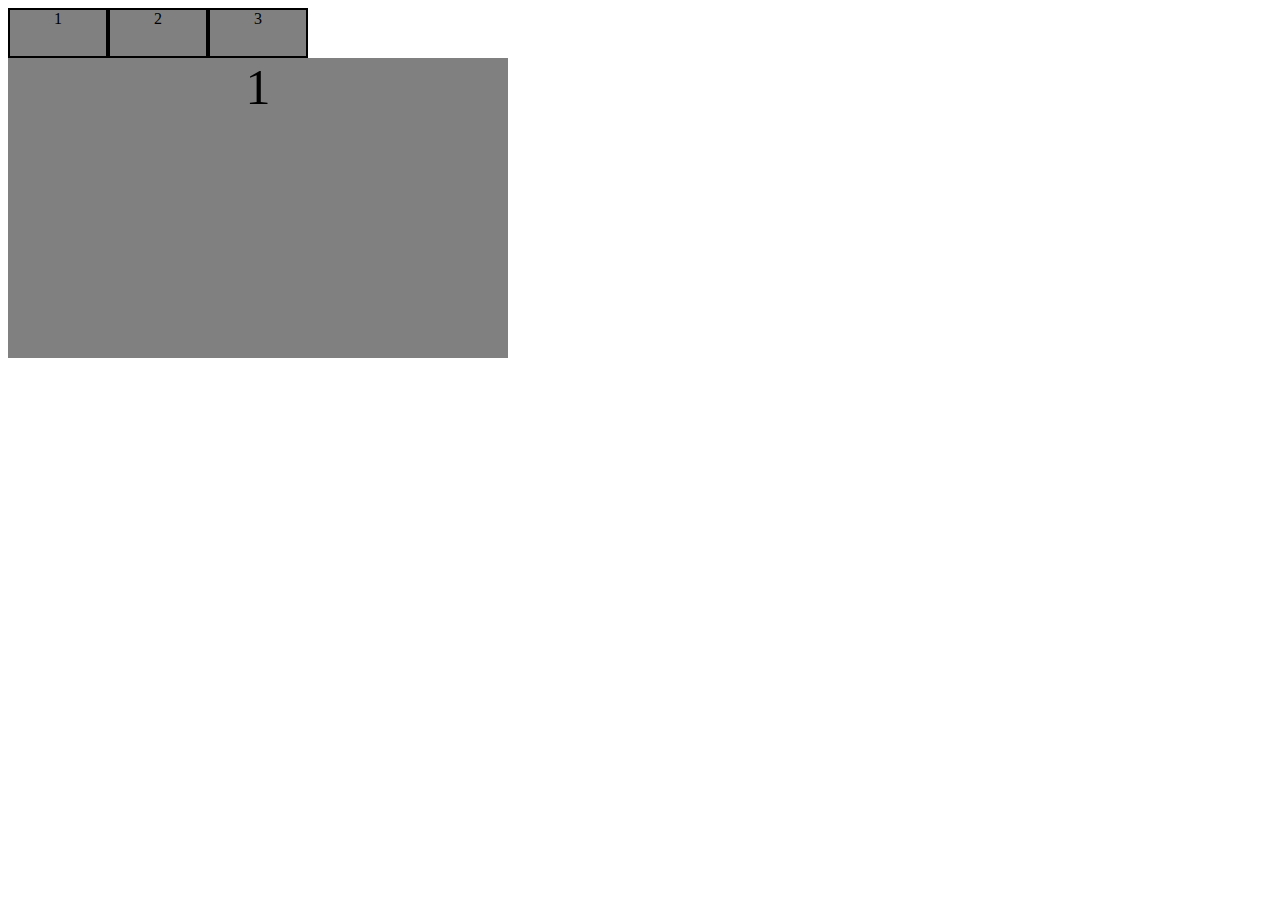
<file: 2019212212253 郎怡嘉 实验八/i2 jq.html>
<!DOCTYPE html>
<html lang="en">

<head>
    <meta charset="UTF-8">
    <meta http-equiv="X-UA-Compatible" content="IE=edge">
    <meta name="viewport" content="width=device-width, initial-scale=1.0">
    <title>jq2</title>
    <link rel="stylesheet" href="css/common.css">
    <link rel="stylesheet" href="css/i2.css">
    <script src="https://code.jquery.com/jquery-3.4.1.js" integrity="sha256-WpOohJOqMqqyKL9FccASB9O0KwACQJpFTUBLTYOVvVU=" crossorigin="anonymous"></script>
    <script src="https://code.jquery.com/jquery-3.4.1.slim.min.js" integrity="sha256-pasqAKBDmFT4eHoN2ndd6lN370kFiGUFyTiUHWhU7k8=" crossorigin="anonymous"></script>
</head>

<body>
    <div class="l1">
        <span class="btn" id="btn">1</span>
        <span class="btn" id="btn">2</span>
        <span class="btn" id="btn">3</span>
    </div>
    <div class="main" id="main">
        <div class="item" id="item">1</div>
        <div class="item" id="item">2</div>
        <div class="item" id="item">3</div>
    </div>
    <script src="js/i2 jq.js"></script>
</body>

</html>
</file>
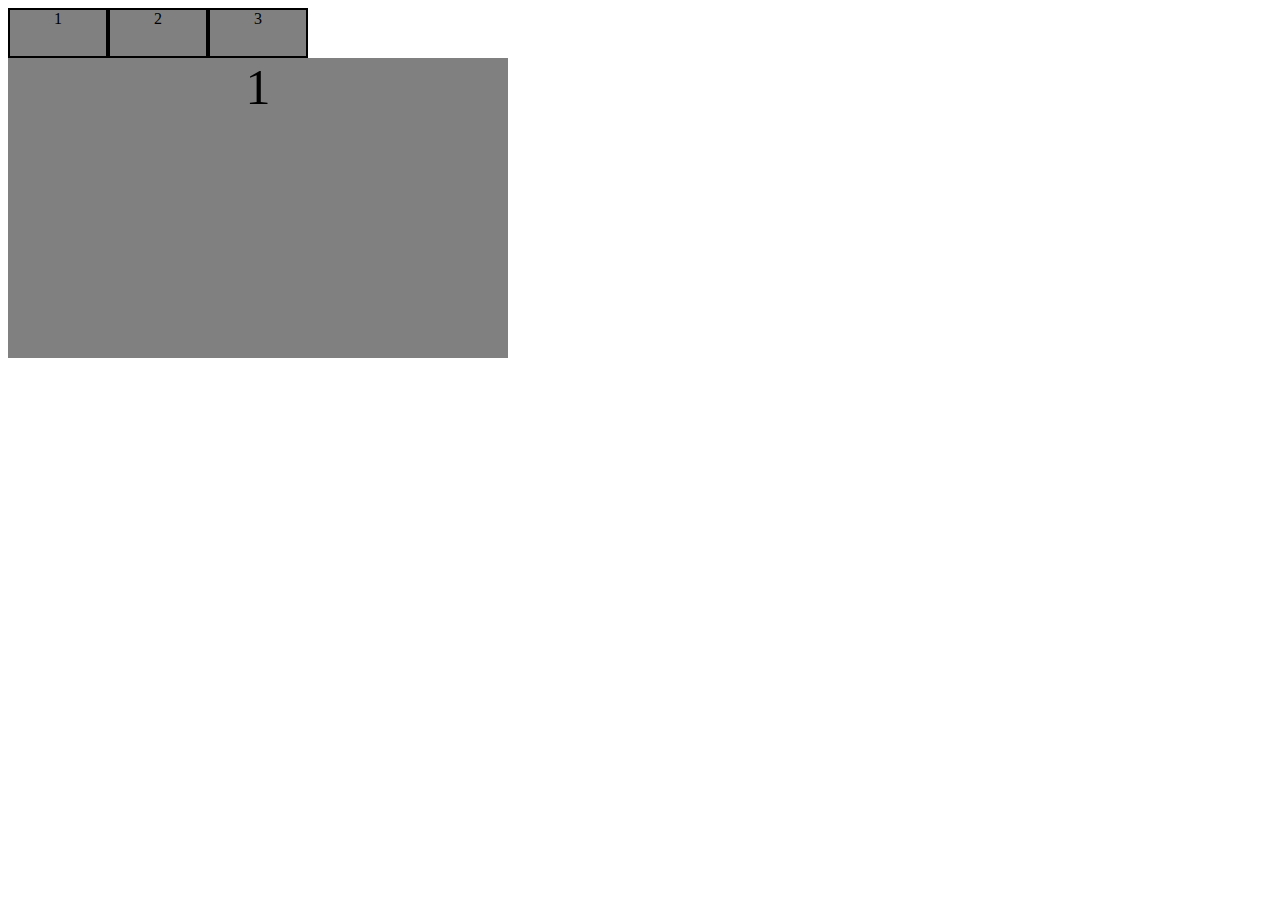
<file: 2019212212253 郎怡嘉 实验八/i2.html>
<!DOCTYPE html>
<html lang="en">

<head>
    <meta charset="UTF-8">
    <meta http-equiv="X-UA-Compatible" content="IE=edge">
    <meta name="viewport" content="width=device-width, initial-scale=1.0">
    <title>js2</title>
    <link rel="stylesheet" href="css/common.css">
    <link rel="stylesheet" href="css/i2.css">
</head>

<body>
    <div class="l1">
        <span class="btn" id="btn">1</span>
        <span class="btn" id="btn">2</span>
        <span class="btn" id="btn">3</span>
    </div>
    <div class="main" id="main">
        <div class="item" id="item">1</div>
        <div class="item" id="item">2</div>
        <div class="item" id="item">3</div>
    </div>
    <script src="js/i2.js"></script>
</body>

</html>
</file>
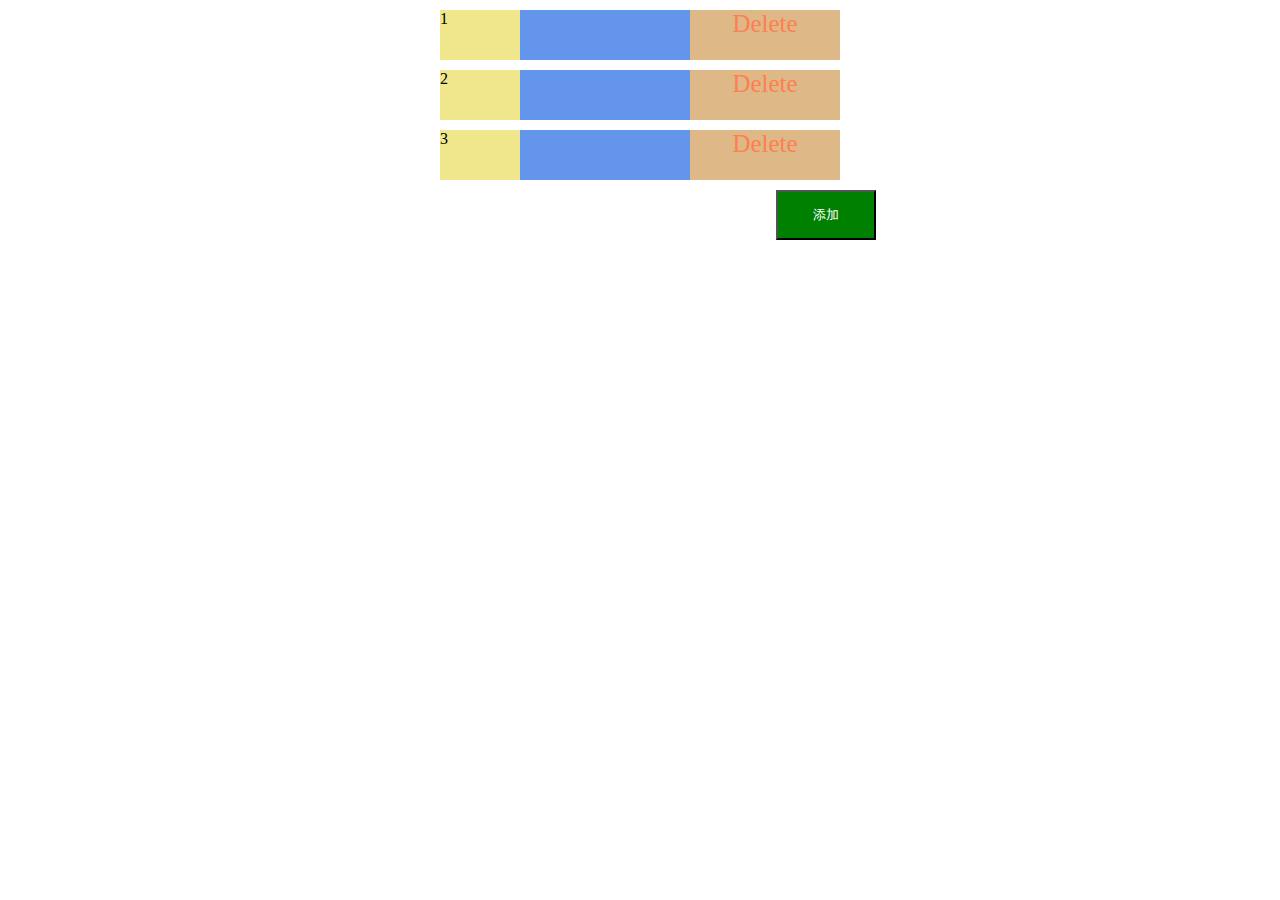
<file: 2019212212253 郎怡嘉 实验八/i3 jq.html>
<!DOCTYPE html>
<html lang="en">

<head>
    <meta charset="UTF-8">
    <meta http-equiv="X-UA-Compatible" content="IE=edge">
    <meta name="viewport" content="width=device-width, initial-scale=1.0">
    <title>jq3</title>
    <link rel="stylesheet" href="css/i3.css">
    <link rel="stylesheet" href="css/common.css">
    <script src="https://code.jquery.com/jquery-3.4.1.js" integrity="sha256-WpOohJOqMqqyKL9FccASB9O0KwACQJpFTUBLTYOVvVU=" crossorigin="anonymous"></script>
    <script src="https://code.jquery.com/jquery-3.4.1.slim.min.js" integrity="sha256-pasqAKBDmFT4eHoN2ndd6lN370kFiGUFyTiUHWhU7k8=" crossorigin="anonymous"></script>
</head>

<body>
    <div class="main" id="main">
        <div class="item" id="item">
            <span class="u-left" id="u-left"></span>
            <span class="u-right" id="u-right">Delete</span>
        </div>
        <div class="item" id="item">
            <span class="u-left" id="u-left">1</span>
            <span class="u-right" id="u-right">Delete</span>
        </div>
        <div class="item" id="item">
            <span class="u-left" id="u-left">2</span>
            <span class="u-right" id="u-right">Delete</span>
        </div>
        <div class="item" id="item">
            <span class="u-left" id="u-left">3</span>
            <span class="u-right" id="u-right">Delete</span>
        </div>
    </div>
    <button id="btn" class="btn">添加</button>
    <script src="js/i3 jq.js"></script>
</body>

</html>
</file>
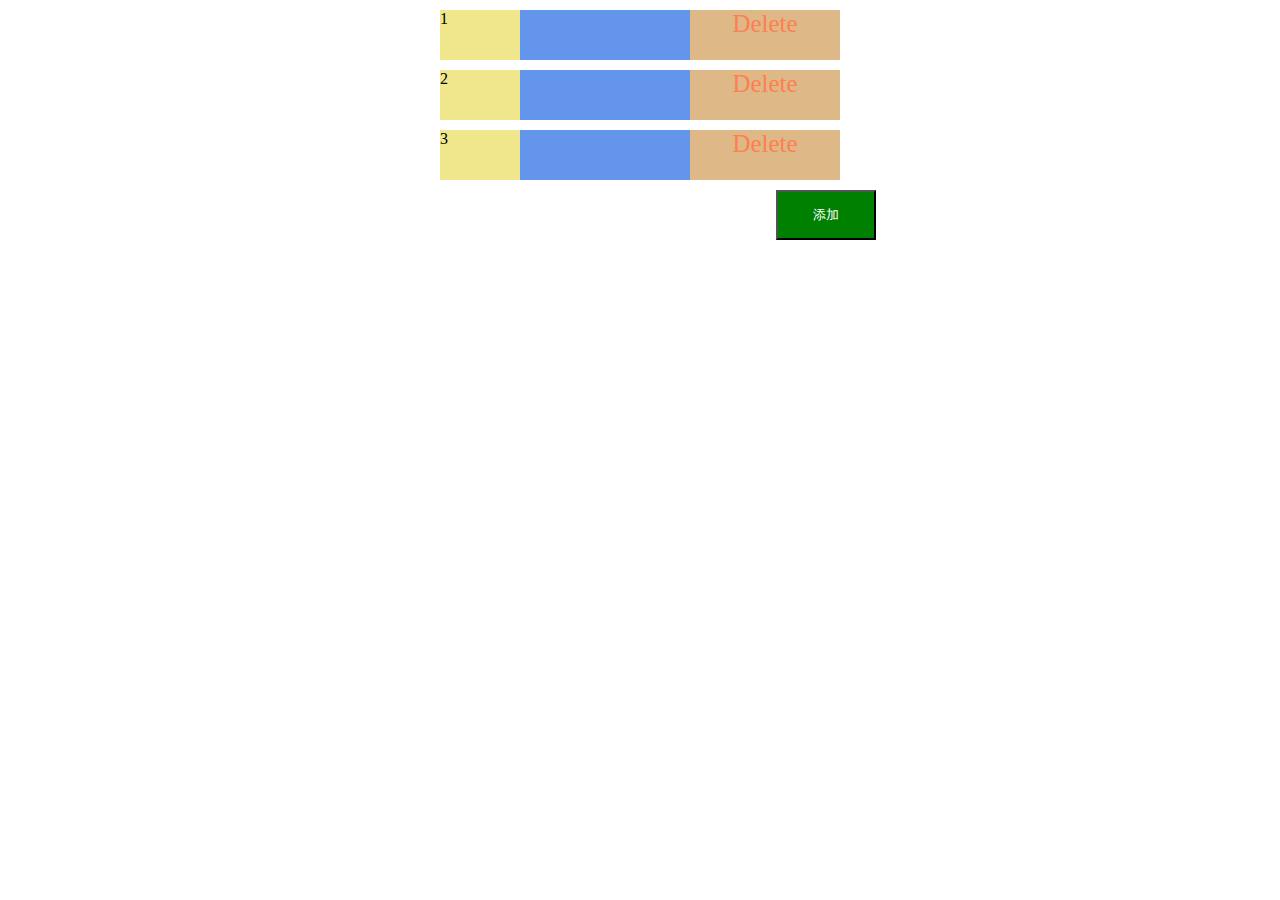
<file: 2019212212253 郎怡嘉 实验八/i3.html>
<!DOCTYPE html>
<html lang="en">

<head>
    <meta charset="UTF-8">
    <meta http-equiv="X-UA-Compatible" content="IE=edge">
    <meta name="viewport" content="width=device-width, initial-scale=1.0">
    <title>js3</title>
    <link rel="stylesheet" href="css/i3.css">
    <link rel="stylesheet" href="css/common.css">
</head>

<body>
    <div class="main" id="main">
        <div class="item" id="item">
            <span class="u-left" id="u-left"></span>
            <span class="u-right" id="u-right">Delete</span>
        </div>
        <div class="item" id="item">
            <span class="u-left" id="u-left">1</span>
            <span class="u-right" id="u-right">Delete</span>
        </div>
        <div class="item" id="item">
            <span class="u-left" id="u-left">2</span>
            <span class="u-right" id="u-right">Delete</span>
        </div>
        <div class="item" id="item">
            <span class="u-left" id="u-left">3</span>
            <span class="u-right" id="u-right">Delete</span>
        </div>
    </div>
    <button id="btn">添加</button>
    <script src="js/i3.js"></script>
</body>

</html>
</file>
<file: 2019212212253 郎怡嘉 实验九/css/index.css>
* {
    margin: 0px;
    padding: 0px;
}

li {
    list-style: none;
}

.g-main {
    background-color: #f0efed;
    width: 100vw;
}

.g-main>img {
    position: absolute;
    opacity: 0.5;
}

.m-header {
    height: 52px;
    background-color: #06c1ae;
    display: flex;
    flex-flow: row nowrap;
    align-items: center;
    color: white;
}

.m-header .u-left {
    width: 56px;
    text-align: center;
}

.m-header .u-input {
    background-color: #05a494;
    display: flex;
    align-items: center;
}

.m-header .u-input i {
    width: 30px;
    display: flex;
    justify-content: center;
}

.m-header input {
    width: 240px;
    background-color: #05a494;
    border: none;
    border-radius: none;
    color: #64d9cb;
}

.m-header input::placeholder {
    color: #64d9cb;
}

.m-header .u-right {
    width: 50px;
    display: flex;
    flex-flow: column;
    align-items: center;
}

.m-nav {
    height: 182px;
    display: flex;
    flex-flow: row wrap;
    align-items: flex-start;
    justify-content: flex-start;
    border-bottom: 1px solid #ddd8ce;
    background-color: #fff;
}

.m-nav li {
    width: 25%;
    height: 50%;
    display: flex;
    flex-flow: column;
    align-items: center;
    justify-content: center;
}

.m-nav li:nth-child(n+5) {
    display: flex;
    flex-flow: column;
    align-items: center;
    justify-content: flex-start;
    margin: 7px 0 0 0;
}

.m-nav .u-cicle {
    width: 40px;
    height: 40px;
    background-color: tomato;
    margin: -7px 0 5px 0;
    border-radius: 20px;
}

.m-item {
    margin: 10px 0 10px 0;
    height: 161px;
    width: 100%;
    display: flex;
    background-color: #fff;
}

.m-item .m-left {
    height: 100%;
    width: 34%;
    padding: 15px 0 0 24px;
}

.m-item .m-right {
    height: 100%;
    width: 66%;
}

.m-item .m-left .u-line1 {
    color: greenyellow;
}

.m-item .m-left .u-div {
    margin-top: 8px;
    width: 87px;
    height: 87px;
    background-color: #666;
    border: 1px solid gray;
}

.m-item .m-right .m-line1 {
    height: 50%;
    border: 1px solid lightgray;
    border-top: 0px;
    display: flex;
}

.m-item .m-right .m-line1 .m-left {
    width: 50%;
}

.m-item .m-right .m-line1 .m-rightt {
    width: 50%;
    display: flex;
    justify-content: center;
    align-items: center;
}

.m-item .m-right .m-line1 .u-line1 {
    color: tomato;
}

.m-item .m-right .m-line1 .u-div {
    width: 66px;
    height: 66px;
    background-color: #666;
}

.m-item .m-right .m-line2 {
    height: 50%;
    border: 1px solid lightgray;
    display: flex;
}

.m-item .m-right .m-line2 .m-left {
    width: 50%;
    padding: 8px 0 0px 20px;
    color: palevioletred;
    border-right: 1px solid lightgray;
}

.m-item .m-right .m-line2 .m-left>div {
    width: 40px;
    height: 40px;
    background-color: #666;
    margin: -8px 0px 14px 26px;
}

.m-item .m-right .m-line2 .m-right {
    width: 50%;
    padding: 5px 0 0 18px;
}

.m-item .m-right .m-line2 .m-right .u-line1 {
    color: peru;
}

.m-item .m-right .m-line2 .m-right .m-time {
    margin-top: 5px;
}

.m-item .m-right .m-line2 .m-right .m-time span {
    width: 14px;
    height: 10px;
    background-color: #666;
    color: white;
    border-radius: 3px;
}

.m-mid {
    height: 77px;
    margin-bottom: 10px;
    border: 1px solid lightgray;
    display: flex;
    background-color: #fff;
}

.m-mid span {
    display: block;
    color: tomato;
    font-size: 16px;
}

.m-mid i {
    font-style: normal;
    font-size: 10px;
}

.m-mid div {
    position: relative;
    padding: 19px 0 0 24px;
    width: 50%;
}

.m-mid div:first-child {
    border-right: 1px solid lightgray;
}

.m-mid em {
    top: 5px;
    right: 10px;
    position: absolute;
    width: 65px;
    height: 65px;
    background-color: #666;
}

.m-main {
    height: 454px;
    width: 100%;
    padding-left: 10px;
    background-color: #fff;
}

.m-main .u-nav {
    font-size: 18px;
    width: 100%;
    height: 42px;
    line-height: 42px;
}

.m-main .m-it {
    display: flex;
    width: 100%;
    height: 103px;
    border-top: 1px solid lightgrey;
    padding: 10px 0;
}

.m-main .m-it .m-left {
    position: relative;
    height: 80px;
    width: 90px;
    background-color: #666;
}

.m-main .m-it .m-left .m-info {
    display: flex;
    position: absolute;
    top: 11px;
    left: -19px;
    color: #eee;
    transform: rotate(-45deg);
}

.m-main .m-it .m-left .u-box1 {
    border-top: 10px solid rgba(0, 0, 0, 0);
    border-right: 10px solid skyblue;
    border-bottom: 10px solid skyblue;
    border-left: 10px solid rgba(0, 0, 0, 0);
}

.m-main .m-it .m-left .u-box2 {
    border-top: 10px solid rgba(0, 0, 0, 0);
    border-right: 10px solid rgba(0, 0, 0, 0);
    border-bottom: 10px solid skyblue;
    border-left: 10px solid skyblue;
}

.m-main .m-it .m-left .u-info {
    display: flex;
    justify-content: center;
    align-items: center;
    width: 40px;
    background-color: skyblue;
    font-size: 11px;
}

.m-main .m-it .m-right {
    padding-top: 2px;
    margin-left: 10px;
    width: 70%;
}

.m-main .m-it .m-right i {
    display: block;
    font-style: normal;
    font-size: 10px;
    margin: 2px 0 15px 0;
}

.m-main .m-it .m-right .m-line3 {
    display: flex;
    width: 100%;
}

.m-main .m-it .m-right .m-line3 .u-it1 {
    color: aqua;
}

.m-main .m-it .m-right .m-line3 .u-it1 span {
    font-size: 18px;
}

.m-main .m-it .m-right .m-line3 .u-it2 {
    color: coral;
    border: 1px solid coral;
    border-radius: 3px;
    margin: 4px 0 0 5px;
}

.m-main .m-it .m-right .m-line3 .u-it3 {
    margin-left: auto;
    font-size: 13px;
    margin-top: 7px;
}

.m-main .m-it .m-right .m-line3 i {
    font-size: 12px;
    margin-top: 10px;
}

.m-foot {
    width: 102%;
    height: 41px;
    background-color: skyblue;
    margin-left: -10px;
    line-height: 41px;
    color: blue;
    padding-left: 20px;
}

.m-foot::after {
    content: '>';
    margin-left: 82%;
}
</file>
<file: 2019212212253 郎怡嘉 实验二/css/style.css>
body {
    margin: 0;
}


/* #background {
    position: absolute;
    width: 1063px;
    height: 544px;
    background-image: url(../images/back.jpg);
    opacity: 0.3;
} */

header {
    font-size: 13px;
    font-weight: bold;
    padding: 15px 64px;
    color: rgb(151, 151, 151);
}

.item:first-child {
    color: rgb(97, 97, 97);
    ;
}

.item+.item {
    margin-left: 19.5px;
}

li {
    list-style: none;
}

#left {
    display: block;
    margin-left: 33px;
    margin-top: 23px;
}

#left p {
    margin: 2px 0;
}

.first {
    font-size: 13px;
    color: rgb(151, 151, 151);
}

.second {
    font-weight: bold;
    font-size: 20px;
    letter-spacing: -0.9px;
}

.third {
    font-size: 14px;
    color: rgb(151, 151, 151);
    padding-top: 3px;
    letter-spacing: -0.4px;
}

.forth {
    padding-top: 13px;
    font-weight: bolder;
    font-size: 14px;
    color: rgb(97, 97, 97);
    letter-spacing: -1.3px;
}

.fifth {
    font-size: 13px;
    letter-spacing: -0.2px;
    color: rgb(151, 151, 151);
}

.move {
    margin-top: 50px;
}

#left img {
    position: absolute;
    width: 153px;
    margin-left: 504px;
    margin-top: -123px;
}

#right #head {
    position: absolute;
    font-weight: bold;
    font-size: 18px;
    margin-top: -432px;
    margin-left: 770px;
}

#right #right_list {
    position: absolute;
    margin-top: -372px;
    margin-left: 814px;
    width: 240px;
}

.r_first {
    letter-spacing: -0.5px;
}

.r_second {
    font-weight: bolder;
    color: rgb(97, 97, 97);
    font-size: 13px;
    letter-spacing: -0.7px;
    margin-top: -11px;
}

.r_third {
    font-size: 13px;
    letter-spacing: -0.2px;
    color: rgb(122, 122, 122);
    margin-top: -10px;
}

.r_move {
    margin-top: 24px;
}

#number {
    position: absolute;
    color: rgb(226, 226, 226);
    font-size: 24px;
    margin-top: -455px;
    margin-left: 771px;
}

#number li {
    margin-top: 97px;
}
</file>
<file: 2019212212253 郎怡嘉 实验六/css/style.css>
* {
    margin: 0;
    padding: 0;
}

body {
    background-color: rgb(141, 171, 141);
    display: flex;
    justify-content: center;
    align-items: center;
    flex-direction: column;
}

li {
    list-style: none;
}

.g-index {
    width: 800px;
    height: 600px;
    box-sizing: border-box;
    border: 20px solid rgb(187, 212, 236);
    margin-top: 30px;
}

.m-hd {
    display: flex;
    flex-direction: row;
    padding: 20px;
}

.m-hd li {
    width: 80px;
    height: 80px;
    background-color: rgb(187, 212, 236);
}

.m-hd>li+li {
    margin-left: 40px;
}

.m-hd>i {
    flex: 1;
}

.m-bd {
    border-style: solid;
    border-color: rgb(187, 212, 236);
    border-width: 20px 0 0 0;
    padding: 20px;
    display: flex;
}

#box {
    width: 200px;
    height: 300px;
    background-color: rgb(187, 212, 236);
}

.m-lf_ft {
    display: flex;
    flex-direction: row;
    margin-top: 20px;
}

.m-lf_ft li {
    width: 50px;
    height: 50px;
    background-color: rgb(187, 212, 236);
}

.m-lf_ft>li+li {
    margin-left: 25px;
}

.m-rt {
    display: flex;
    flex-direction: column;
    margin-left: 40px;
}

.m-rt li {
    background-color: rgb(187, 212, 236);
    width: 480px;
    height: 40px;
}

.m-rt>li+li {
    margin-top: 15px;
}

.t-index {
    margin-top: 100px;
}

.t-main {
    display: flex;
    align-items: flex-end;
    width: 390px;
    height: 370px;
    background-color: antiquewhite;
}

.t-bd {
    background-color: rgb(247, 220, 224);
    width: 390px;
    height: 110px;
    padding: 10px;
    box-sizing: border-box;
}

.t-bd li {
    background-color: rgb(254, 244, 232);
    width: 370px;
    height: 20px;
    font-size: 12px;
    display: flex;
    align-items: center;
    padding-left: 5px;
}

.t-bd>li+li {
    margin-top: 10px;
}

.t-bd li:nth-child(2) {
    color: rgb(234, 59, 117);
}

.t-bd li:last-child {
    height: 30px;
    font-size: 18px;
    color: rgb(234, 59, 117);
}

#t-bd_lf,
#t-bd_rt {
    color: rgb(125, 125, 125);
    font-size: 10px;
    margin-top: 10px;
    margin-left: 10px;
}

#t-bd_lf {
    text-decoration: line-through;
}

#t-bd_rt {
    margin-left: 140px;
}

.b-index {
    background-color: rgb(215, 215, 215);
    margin-top: 100px;
    display: flex;
    width: 1200px;
    height: 760px;
    flex-wrap: wrap;
    justify-content: space-between;
    padding: 20px;
    margin-bottom: 100px;
}

.b-index .t-main {
    height: 360px;
    background-color: rgb(153, 153, 153);
}

.b-index .t-bd {
    background-color: white;
    height: 90px;
}

.b-index .t-bd li {
    background-color: white;
}

.b-index .t-bd>li+li {
    margin-top: 2px;
}
</file>
<file: 2019212212253 郎怡嘉 实验十二/css/index.css>
* {
    margin: 0;
    padding: 0;
}

body {
    background-color: rgb(27, 27, 27);
}

li {
    margin-left: 50px;
    list-style: none;
    margin-top: 10px;
}

.g-index {
    background-color: white;
    display: flex;
    justify-content: center;
    padding: 20px;
    box-sizing: border-box;
    padding-bottom: 100px;
}

.g-index>div+div {
    margin-left: 120px;
}

.title {
    font-weight: bold;
    color: rgb(142, 132, 111);
}
</file>
<file: 2019212212253 郎怡嘉 实验四/css/style.css>
* {
    margin: 0;
    padding: 0;
}

#total {
    width: 436px;
    height: 640.75px;
    border: 10px solid gray;
}


/* #back {
    position: absolute;
    width: 456px;
    height: 660.75px;
    background-image: url("../images/back.jpg");
    background-size: cover;
    opacity: 0.4;
} */

#number {
    font-size: 21px;
    font-weight: bold;
    color: #ff6600;
    padding-top: 13px;
    margin-left: 65px;
}

.number-item+.number-item {
    margin-left: 80px;
}

#head {
    font-size: 17.5px;
}

#head {
    margin-left: 45px;
}

.head-item+.head-item {
    padding-left: 42px;
}

#inside {
    background-color: #f5c9ad;
    color: #ff6600;
    text-align: center;
    font-size: 18px;
    margin-top: 21px;
    padding: 8px;
}

#title {
    font-size: 18px;
    margin-top: 22px;
    margin-left: 33px;
}

.i-item+.i-item {
    padding-left: 40px;
}

.i-item:nth-child(3) {
    font-weight: bold;
}

#orange {
    color: #ff6600;
}

#orange,
#content {
    font-size: 18px;
    margin-left: 18px;
}

#orange {
    margin-top: 30px;
}

#content {
    margin-top: 12px;
}

.o-item+.o-item {
    padding-left: 37px;
}

.c-item+.c-item {
    padding-left: 63px;
}

.border {
    position: absolute;
    width: 107px;
    height: 46px;
    font-size: 17px;
    padding-top: 67px;
    margin-top: 26px;
}

#b1 {
    color: #ff6600;
    text-align: center;
    border-style: solid;
    border-width: 1px 1px 0 1px;
}

#b2 {
    text-align: center;
    border-style: solid;
    border-color: rgb(228, 228, 228);
    border-bottom-color: #ff6600;
    border-width: 1px 1px 1px 0;
    margin-left: 109px;
}

#b3 {
    text-align: center;
    border-style: solid;
    border-color: rgb(228, 228, 228);
    border-bottom-color: #ff6600;
    border-width: 1px 1px 1px 0;
    margin-left: 218px;
}

#b4 {
    text-align: center;
    border-style: solid;
    border-color: rgb(228, 228, 228);
    border-bottom-color: #ff6600;
    border-width: 1px 1px 1px 0;
    margin-left: 326px;
}

#price {
    height: 236px;
    border-style: solid;
    border-color: #ff6600;
    border-width: 0 1px 1px 1px;
    margin-top: 140px;
}

#price_name {
    color: rgb(172, 172, 172);
    font-size: 17.5px;
    padding-top: 17px;
    margin-left: 38px;
}

.p-item+.p-item {
    padding-left: 32px;
}

.p-item:first-child {
    color: #ff6600;
}

#price_table {
    font-size: 17.5px;
    list-style: none;
    margin-top: 13px;
    margin-left: 24px;
}

#price_table li:first-child {
    color: rgb(172, 172, 172);
}

#price_table li {
    width: 276px;
    border-style: solid;
    border-width: 1px;
    padding-top: 7px;
    padding-bottom: 7px;
    padding-left: 7px;
}

#price_number {
    color: rgb(172, 172, 172);
    font-size: 17.5px;
    margin-left: 29px;
    margin-top: 6px;
}

.color {
    color: #ff6600;
    font-weight: bold;
}

#button {
    width: 101px;
    height: 28px;
    font-size: 17.5px;
    text-align: center;
    color: white;
    background-color: #ff6600;
    margin: 13px 0 0 23px;
    padding: 6px 0;
}
</file>
<file: 2019212212253 郎怡嘉 实验九/css/pc.css>
* {
    padding: 0;
    margin: 0;
    box-sizing: border-box;
}

li {
    list-style: none;
}

.g-main {
    width: 1006px;
    margin: 0 auto;
}

.g-main>img {
    position: absolute;
    opacity: 0.6;
}

.m-nav {
    height: 72px;
    width: 100%;
    background-color: #018ceb;
    color: #fff;
}

.m-nav .m-log {
    height: 30px;
    display: flex;
    justify-content: flex-end;
    align-items: center;
    font-size: 13px;
    padding-right: 70px;
}

.m-nav .m-navs {
    height: 28px;
    display: flex;
    padding: 0px 70px;
}

.m-nav .m-navs li {
    height: 100%;
    width: 80px;
    display: flex;
    justify-content: center;
    align-items: center;
}

.m-nav .m-navs li .u-item {
    padding: 10px;
    box-sizing: content-box;
    width: 46px;
    height: 33px;
    display: flex;
    justify-content: center;
    align-items: center;
}

.m-nav .m-navs li .u-item:hover {
    background-color: #0169b0;
    cursor: pointer;
}

.m-nav .m-navs .m-search {
    font-size: 12px;
    color: black;
    background-color: #fff;
    width: 200px;
    height: 23px;
    display: flex;
    margin-left: auto;
}

.m-nav .m-navs .m-search .u-info {
    height: 100%;
    width: 45px;
    background-color: #f9f9f9;
    display: flex;
    justify-content: center;
    align-items: center;
}

.m-nav .m-navs .m-search .u-search {
    height: 100%;
    width: 30px;
    margin-left: auto;
    display: flex;
    justify-content: center;
    align-items: center;
}

.m-main {
    padding: 20px 73px;
    display: flex;
}

.m-main .m-left {
    width: 569px;
}

.m-main .m-left .u-l1 {
    width: 100%;
    height: 223px;
    background-color: gray;
}

.m-main .m-left .u-text {
    width: 100%;
    height: 18px;
    margin-top: 18px;
    margin-bottom: 3px;
    font-size: 16px;
}

.m-main .m-left .m-ma {
    width: 100%;
    margin-top: 10px;
    border: 1px solid lightgray;
}

.m-main .m-left .m-ma .m-l1 {
    height: 173px;
    display: flex;
    padding: 4px 12px;
    width: 100%;
}

h5 {
    margin-bottom: 14px;
}

.m-main .m-left .m-ma .m-l1 .m-le {
    margin-top: 11px;
    width: 66.66%;
    border-right: 1px solid gray;
}

.m-main .m-left .m-ma .m-l1 .m-le p {
    text-indent: 2em;
    width: 345px;
    word-break: break-all;
    margin-bottom: 30px;
}

.m-main .m-left .m-ma .m-l1 .m-le span {
    font-size: 13px;
    margin-right: 4px;
}

.m-main .m-left .m-ma .m-l1 .m-ri .u-it {
    width: 161px;
    height: 90px;
    background-color: #666;
}

.m-main .m-left .m-ma .m-ri {
    width: 33.3%;
    display: flex;
    flex-flow: column;
    padding: 13px 0px 0px 16px;
}

.m-main .m-left .m-ma .m-ri p {
    margin-bottom: 19px;
}

.m-main .m-left .m-ma .m-l2 {
    display: flex;
    height: 173px;
    width: 100%;
}

.m-main .m-left .m-ma .m-l2 .m-item {
    padding: 14px 0 0 11px;
    width: 33.1%;
    height: 100%;
    border: 1px solid lightgray;
    border-right: 0;
    font-size: 13px;
}

.m-main .m-left .m-ma .m-l2 .m-item .u-it {
    width: 161px;
    height: 89px;
    background-color: #666;
    margin-bottom: 5px;
}

.m-main .m-left .m-ma .m-l2 .m-item .u-itt {
    position: relative;
    width: 161px;
    height: 89px;
    background-color: #666;
    margin-bottom: 3px;
}

.m-main .m-left .m-ma .m-l2 .m-item .u-itt .u-bf {
    position: absolute;
    width: 22px;
    height: 22px;
    border: 2px solid #fff;
    border-radius: 22px;
    background-color: black;
    display: flex;
    justify-content: center;
    align-items: center;
    bottom: 3px;
    left: 3px;
    cursor: pointer;
}

.m-main .m-left .m-ma .m-l2 .m-item .u-contentt {
    margin-bottom: 20px;
}

.m-main .m-left .m-ma .m-l2 .m-item .u-ppt {
    width: 25px;
    height: 15px;
    background-color: #fd783d;
    color: #fff;
}

.m-main .m-left .m-ma .m-l2 .m-item span {
    margin-right: 5px;
}

.m-main .m-left .m-ma .m-l3 {
    display: flex;
    height: 233px;
    width: 100%;
}

.m-main .m-left .m-ma .m-l3 .m-item {
    padding: 14px 0 0 13px;
    width: 49.5%;
    height: 100%;
    border: 1px solid lightgray;
    border-right: 0;
    font-size: 13px;
}

.m-main .m-left .m-ma .m-l3 .m-item .u-it {
    width: 251px;
    height: 131px;
    background-color: #666;
    margin-bottom: 5px;
}

.m-main .m-left .m-ma .m-l3 .m-item .u-content {
    margin-bottom: 37px;
}

.m-main .m-left .m-ma .m-l3 .m-item span {
    margin-right: 5px;
}

.m-main .m-left .m-ma .m-l4 {
    width: 100%;
    height: 164px;
    display: flex;
    border-bottom: 1px solid #666;
}

.m-main .m-left .m-ma .m-l4 .m-left {
    padding: 13px 0px 0px 10px;
    height: 100%;
    width: 175px;
}

.m-main .m-left .m-ma .m-l4 .m-left .u-box {
    width: 162px;
    height: 90px;
    background-color: #666;
}

.m-main .m-left .m-ma .m-l4 .m-right {
    padding: 15px 0px 0px 15px;
    height: 100%;
    width: 390px;
}

.m-main .m-left .m-ma .m-l4 .m-right .u-content {
    margin-top: 15px;
    width: 362px;
    word-break: break-all;
    text-indent: 2em;
}

.m-main .m-left .m-ma .m-l4 .m-right .u-read span {
    font-size: 11px;
    float: right;
    margin-right: 18px;
    margin-top: 7px;
}

.m-main .m-left .m-ma .m-l4 .m-rightt {
    padding: 15px 0px 0px 15px;
    height: 100%;
    width: 560px;
}

.m-main .m-left .m-ma .m-l4 .m-rightt .u-content {
    margin-top: 15px;
    width: 534px;
    word-break: break-all;
    text-indent: 2em;
}

.m-main .m-left .m-ma .m-l4 .m-rightt .u-read span {
    display: block;
    font-size: 11px;
    float: right;
    margin-right: 18px;
    margin-top: 7px;
}

.m-main .m-right {
    padding: 0px 0px 0px 17px;
    width: 292px;
}

.m-main .m-right .m-l1 {
    width: 100%;
    height: 227px;
    display: flex;
    justify-content: center;
    align-items: center;
    border: 1px solid #666;
}

.m-main .m-right .m-l1 .m-main {
    width: 100%;
    display: flex;
    flex-flow: column nowrap;
    align-items: center;
    justify-content: flex-start;
    height: 100%;
}

.m-main .m-right .m-l1 .m-main .u-title {
    font-size: 12px;
    margin: 3px 0 28px 0;
}

.m-main .m-right .m-l1 .m-main .u-box {
    width: 127px;
    height: 35px;
    background-color: #009cff;
    border-radius: 5px;
    margin-bottom: 41px;
}

.m-main .m-right .m-l1 .m-main .u-line {
    border: 1px dashed gray;
    width: 230px;
}

.m-main .m-right .m-l1 .m-main .u-content {
    width: 230px;
    height: 62px;
    display: flex;
    flex-flow: row wrap;
    justify-content: center;
    align-items: center;
}

.m-main .m-right .m-l1 .m-main .u-item {
    width: 65px;
    height: 20px;
    margin-right: 20px;
    margin-top: 15px;
}

.m-main .m-right .m-l1 .m-main .u-item span {
    color: #009cff;
}

.m-main .t-title {
    height: 43px;
    width: 100%;
    display: flex;
    align-items: center;
}

.m-main .t-title .u-right {
    margin-left: auto;
}

.m-main .m-right .m-l2 {
    padding: 15px 0px 0px 16px;
    width: 100%;
    height: 221px;
    margin-bottom: 10px;
    border-bottom: 2px solid #009cff;
    border: 1px solid #666;
}

.m-main .m-right .m-l2 .u-box {
    width: 246px;
    height: 89px;
    background-color: #666;
    margin-bottom: 10px;
}

.m-main .m-right .m-l2 .u-time {
    font-size: 13px;
    margin: 1px 0 7px 0;
}

.m-main .m-right .m-l2 .u-line3 {
    font-size: 12px;
    margin-top: 5px;
    margin-left: 3px;
}

.m-main .m-right .m-l3 {
    padding: 15px 12px 0px 16px;
    width: 100%;
    height: 194px;
    border: 1px solid #666;
}

.m-main .m-right .m-l3 .u-title {
    height: 31px;
    width: 100%;
    display: flex;
    border-bottom: 1px dashed #666;
}

.m-main .m-right .m-l3 .u-title .u-left {
    color: #009cff;
}

.m-main .m-right .m-l3 .u-title .u-right {
    margin-left: auto;
}

.m-main .m-right .m-l3 .u-box {
    width: 154px;
    height: 90px;
    background-color: #666;
    margin: 20px auto;
    display: flex;
    flex-flow: column;
    justify-content: flex-end;
}

.m-main .m-right .m-l3 .u-box .u-qi {
    height: 27px;
    width: 100%;
    display: flex;
    align-items: center;
    flex-flow: column;
    color: #f9f9f9;
    background-color: #1f1f1f;
}
</file>
<file: 2019212212253 郎怡嘉 实验八/css/common.css>
* {
    box-sizing: border-box;
}

li {
    list-style: none;
}
</file>
<file: 2019212212253 郎怡嘉 实验八/css/i1.css>
body {
    display: flex;
    flex-flow: row wrap;
    justify-content: space-around;
    align-items: center;
}

.big {
    display: none;
    position: absolute;
    height: 100vh;
    width: 50vw;
    background-color: lightgray;
}

.big .big-center {
    position: absolute;
    top: 20%;
    width: 60%;
    height: 60%;
    display: flex;
    justify-content: center;
    align-items: center;
    background-color: grey;
    opacity: 1.0;
}

div {
    display: flex;
    justify-content: center;
    align-items: center;
    background-color: grey;
    width: 17vw;
    height: 200px;
    margin: 30px 10px;
}
</file>
<file: 2019212212253 郎怡嘉 实验八/css/i2.css>
.l1 {
    display: flex;
    flex-flow: row nowrap;
}

.l1 span {
    display: block;
    width: 100px;
    height: 50px;
    border: 2px solid black;
    background-color: gray;
    text-align: center;
}

.item {
    display: none;
    width: 500px;
    height: 300px;
    background-color: gray;
    font-size: 50px;
    text-align: center;
}

.item:nth-child(1) {
    display: block;
}
</file>
<file: 2019212212253 郎怡嘉 实验八/css/i3.css>
.main .item:nth-child(1) {
    display: none;
}

.item {
    position: relative;
    height: 50px;
    width: 400px;
    background-color: cornflowerblue;
    margin: 10px auto;
}

.item .u-left {
    display: inline-block;
    height: 50px;
    width: 80px;
    background-color: khaki;
    color: black;
}

.item .u-right {
    position: absolute;
    right: 0;
    display: inline-block;
    height: 50px;
    width: 150px;
    background-color: burlywood;
    color: coral;
    margin-left: auto;
    text-align: center;
    font-size: 25px;
}

button {
    width: 100px;
    height: 50px;
    background-color: green;
    color: white;
    margin-left: 60vw;
}
</file>
